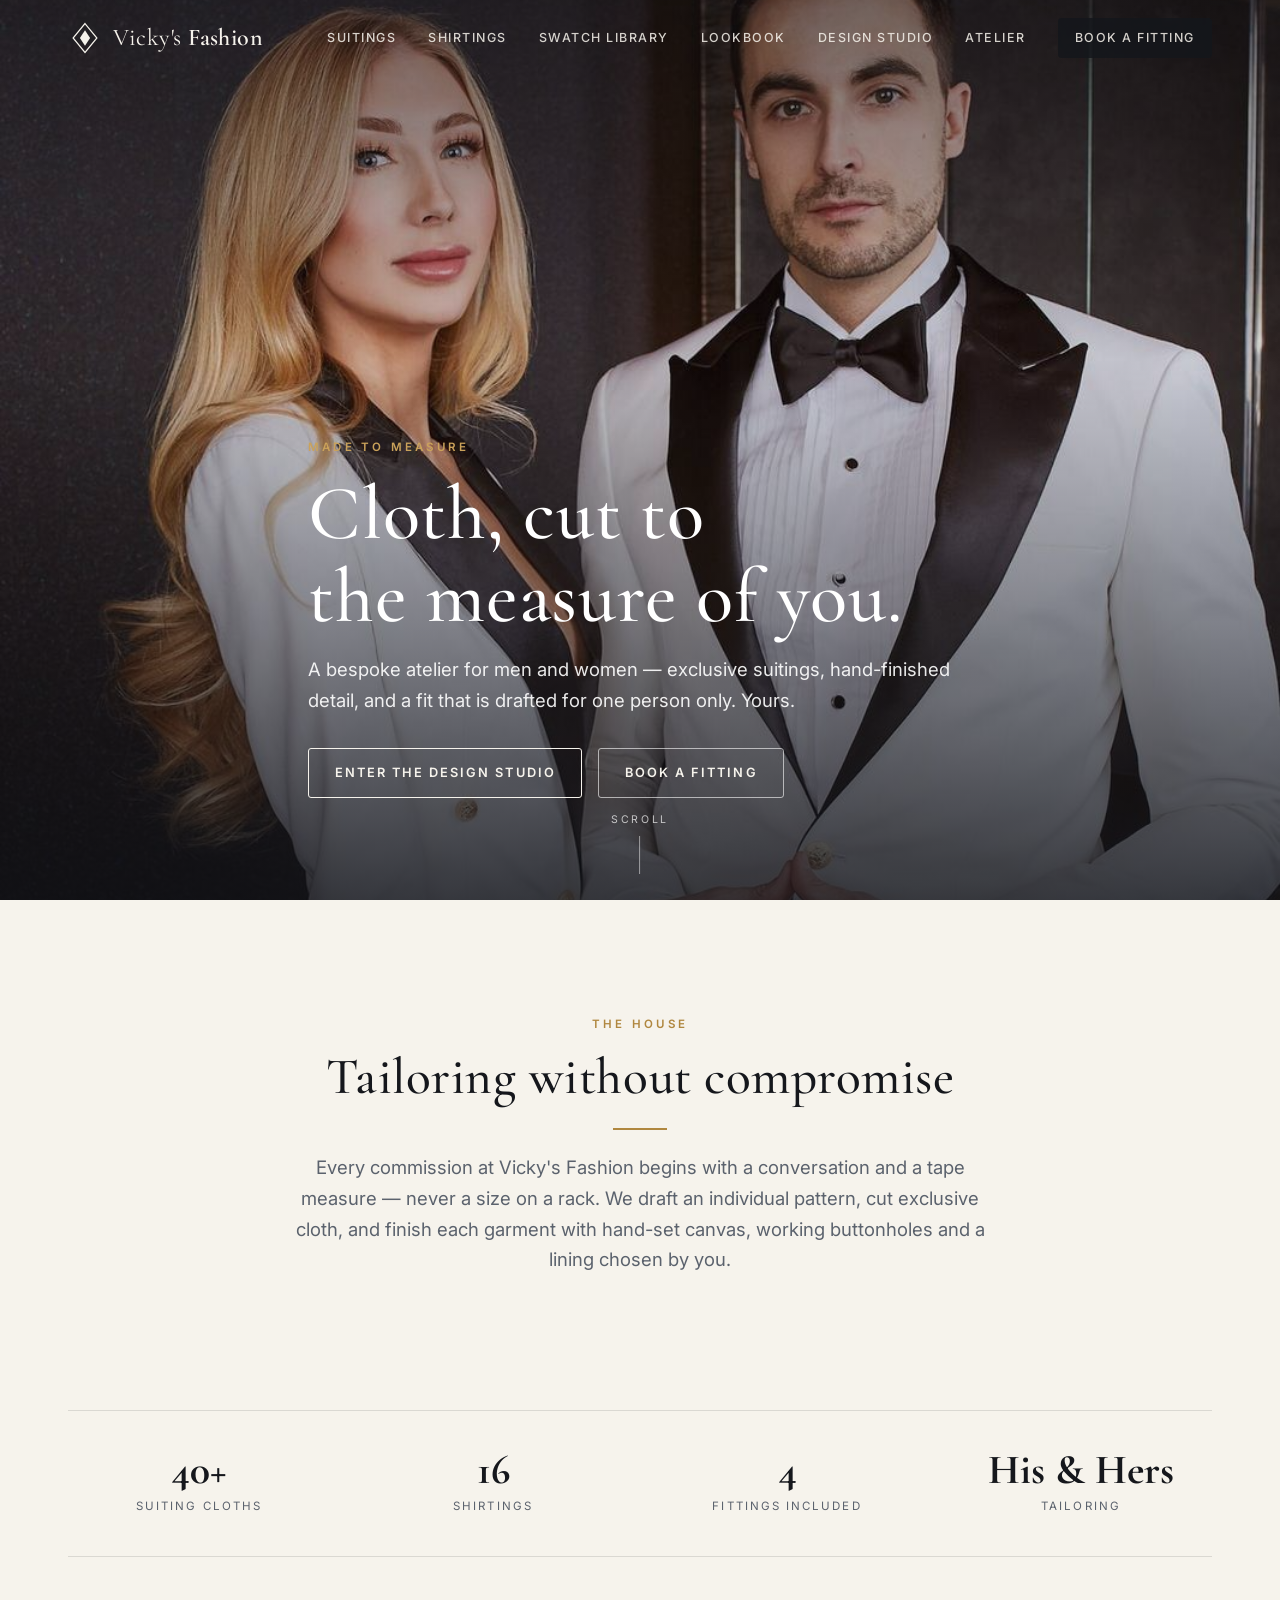
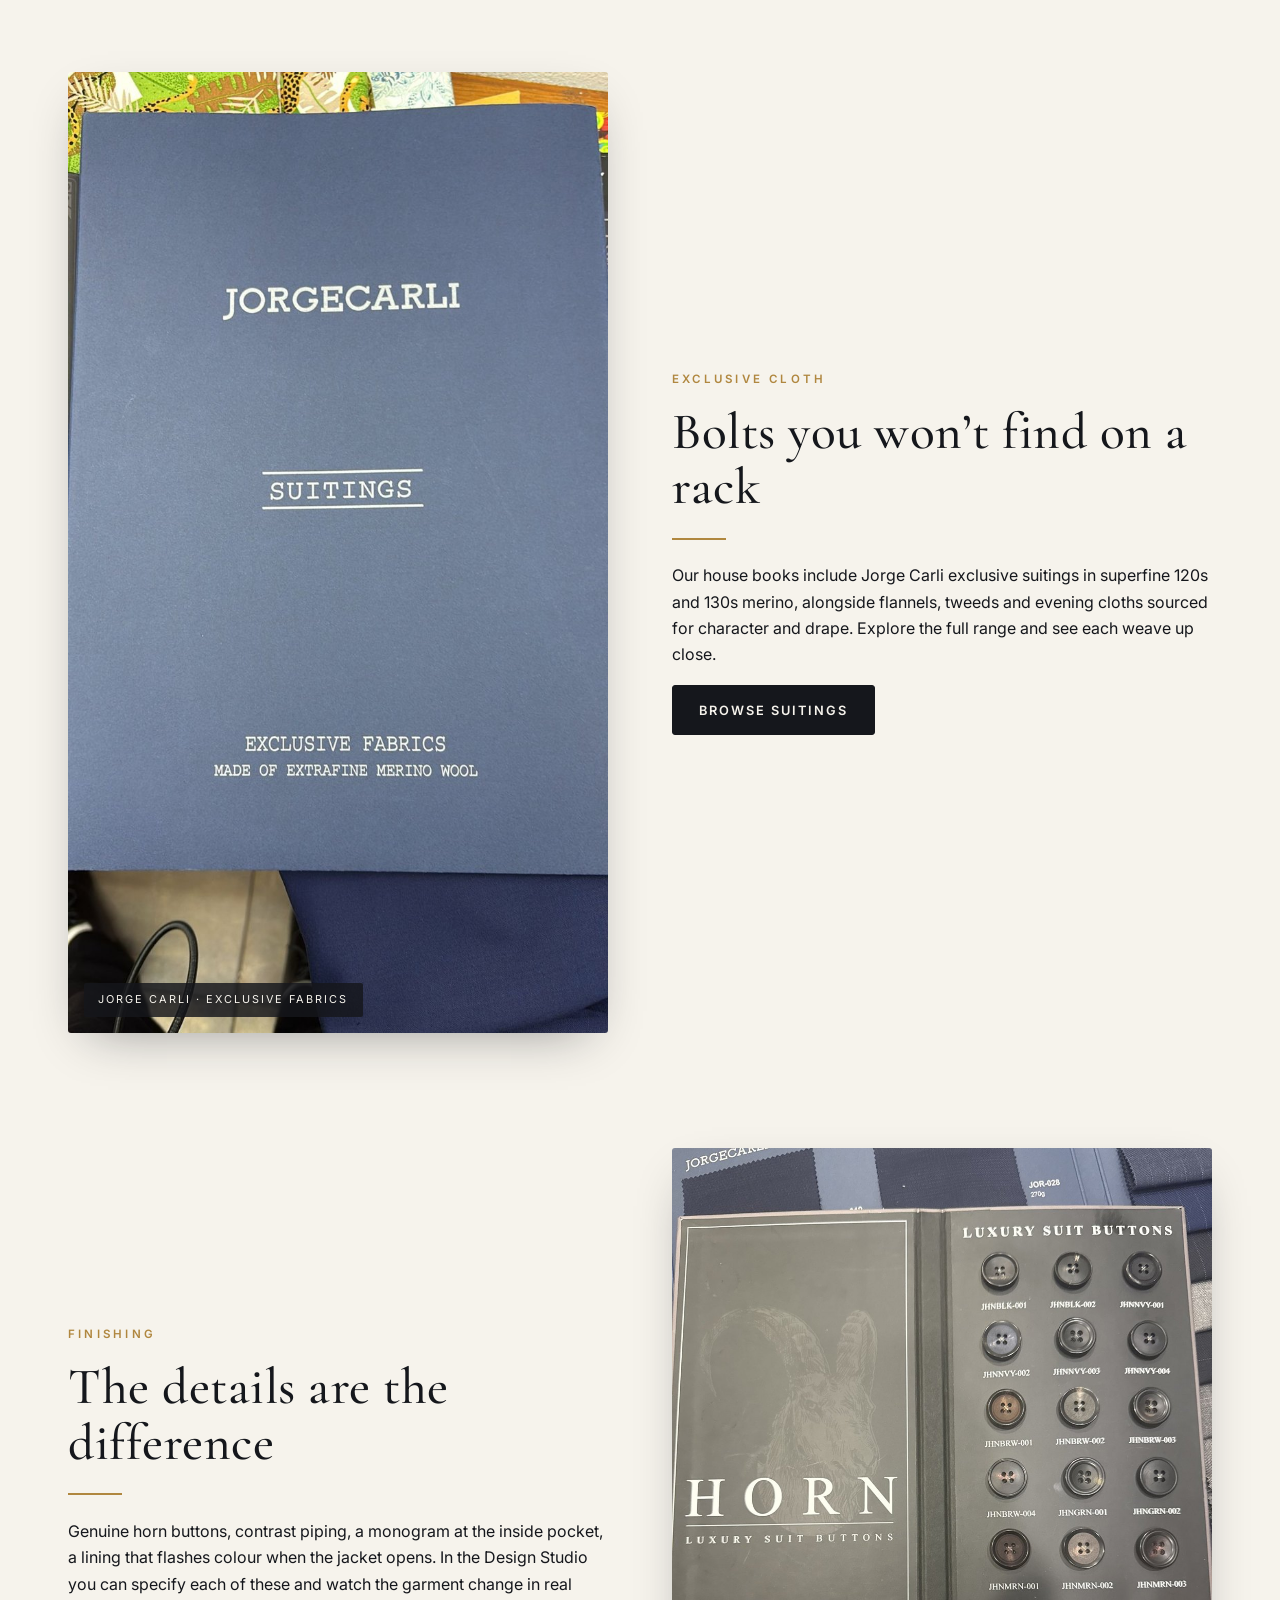
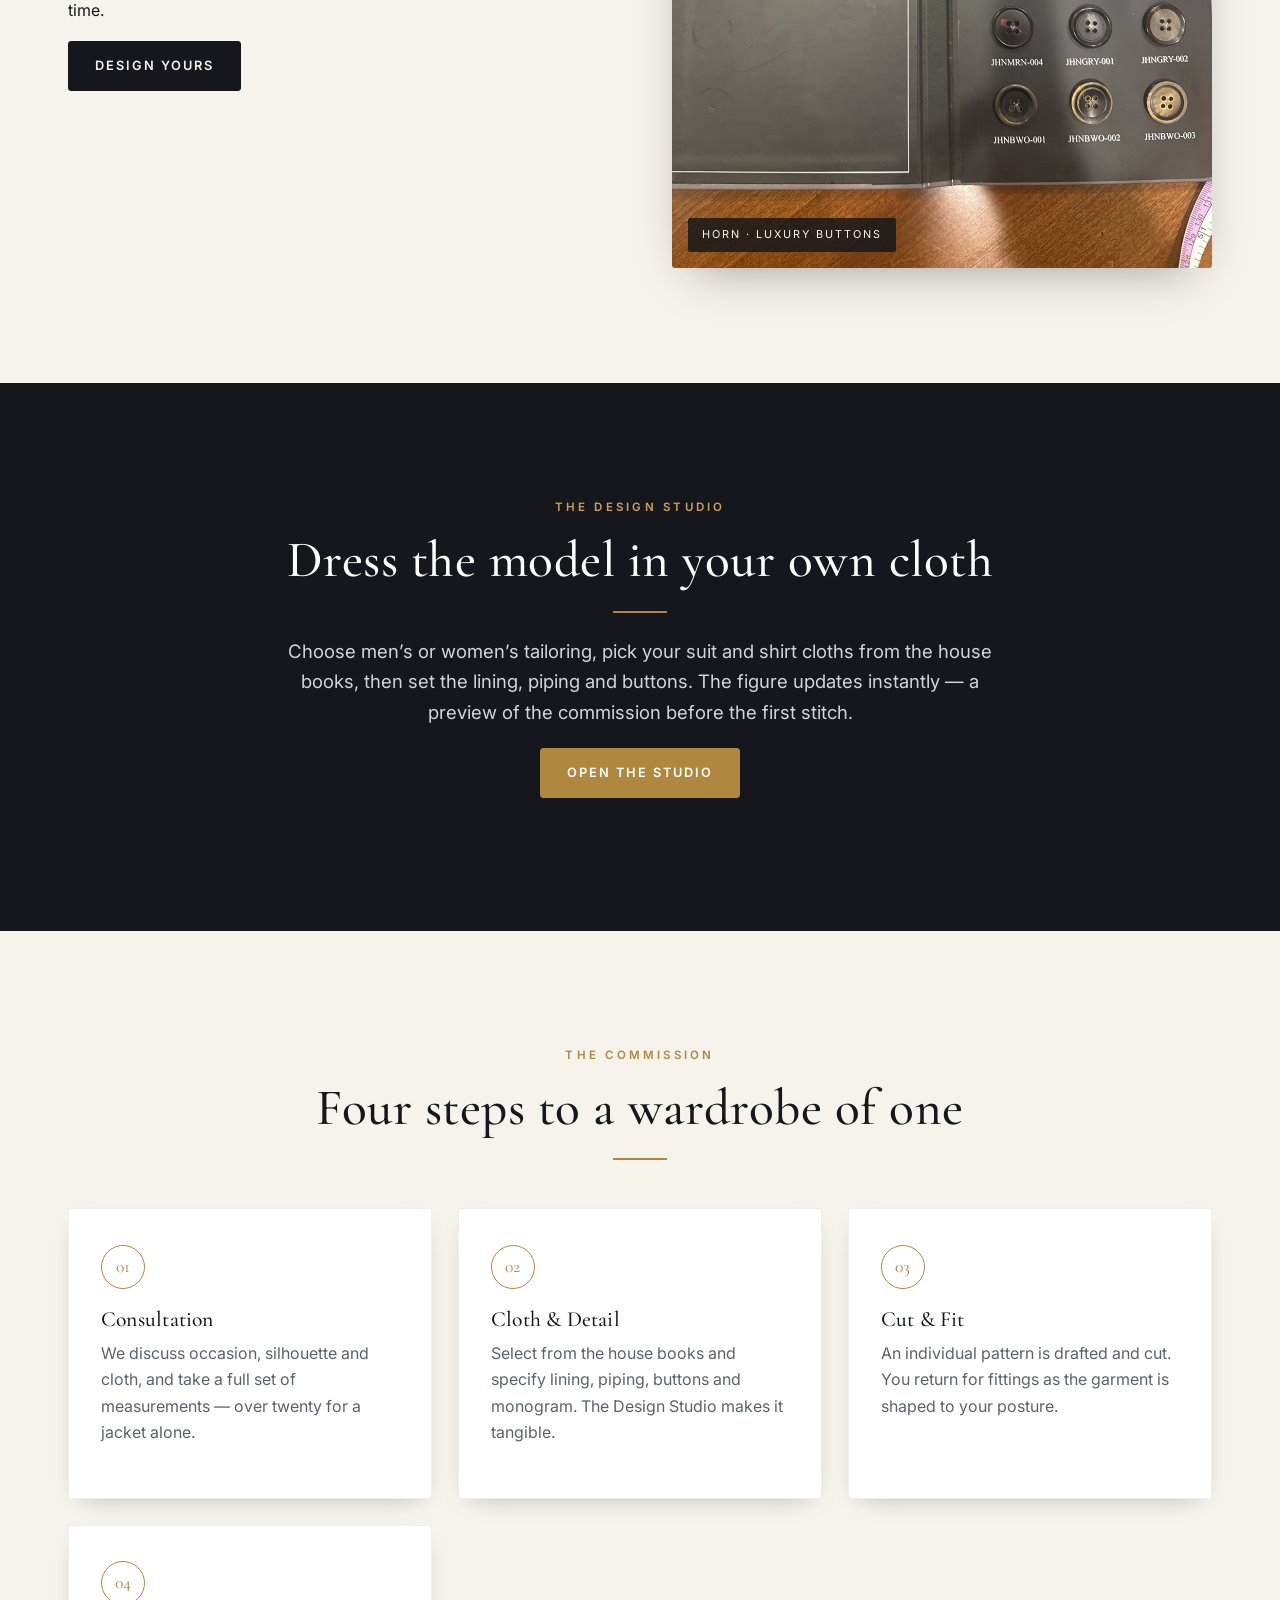
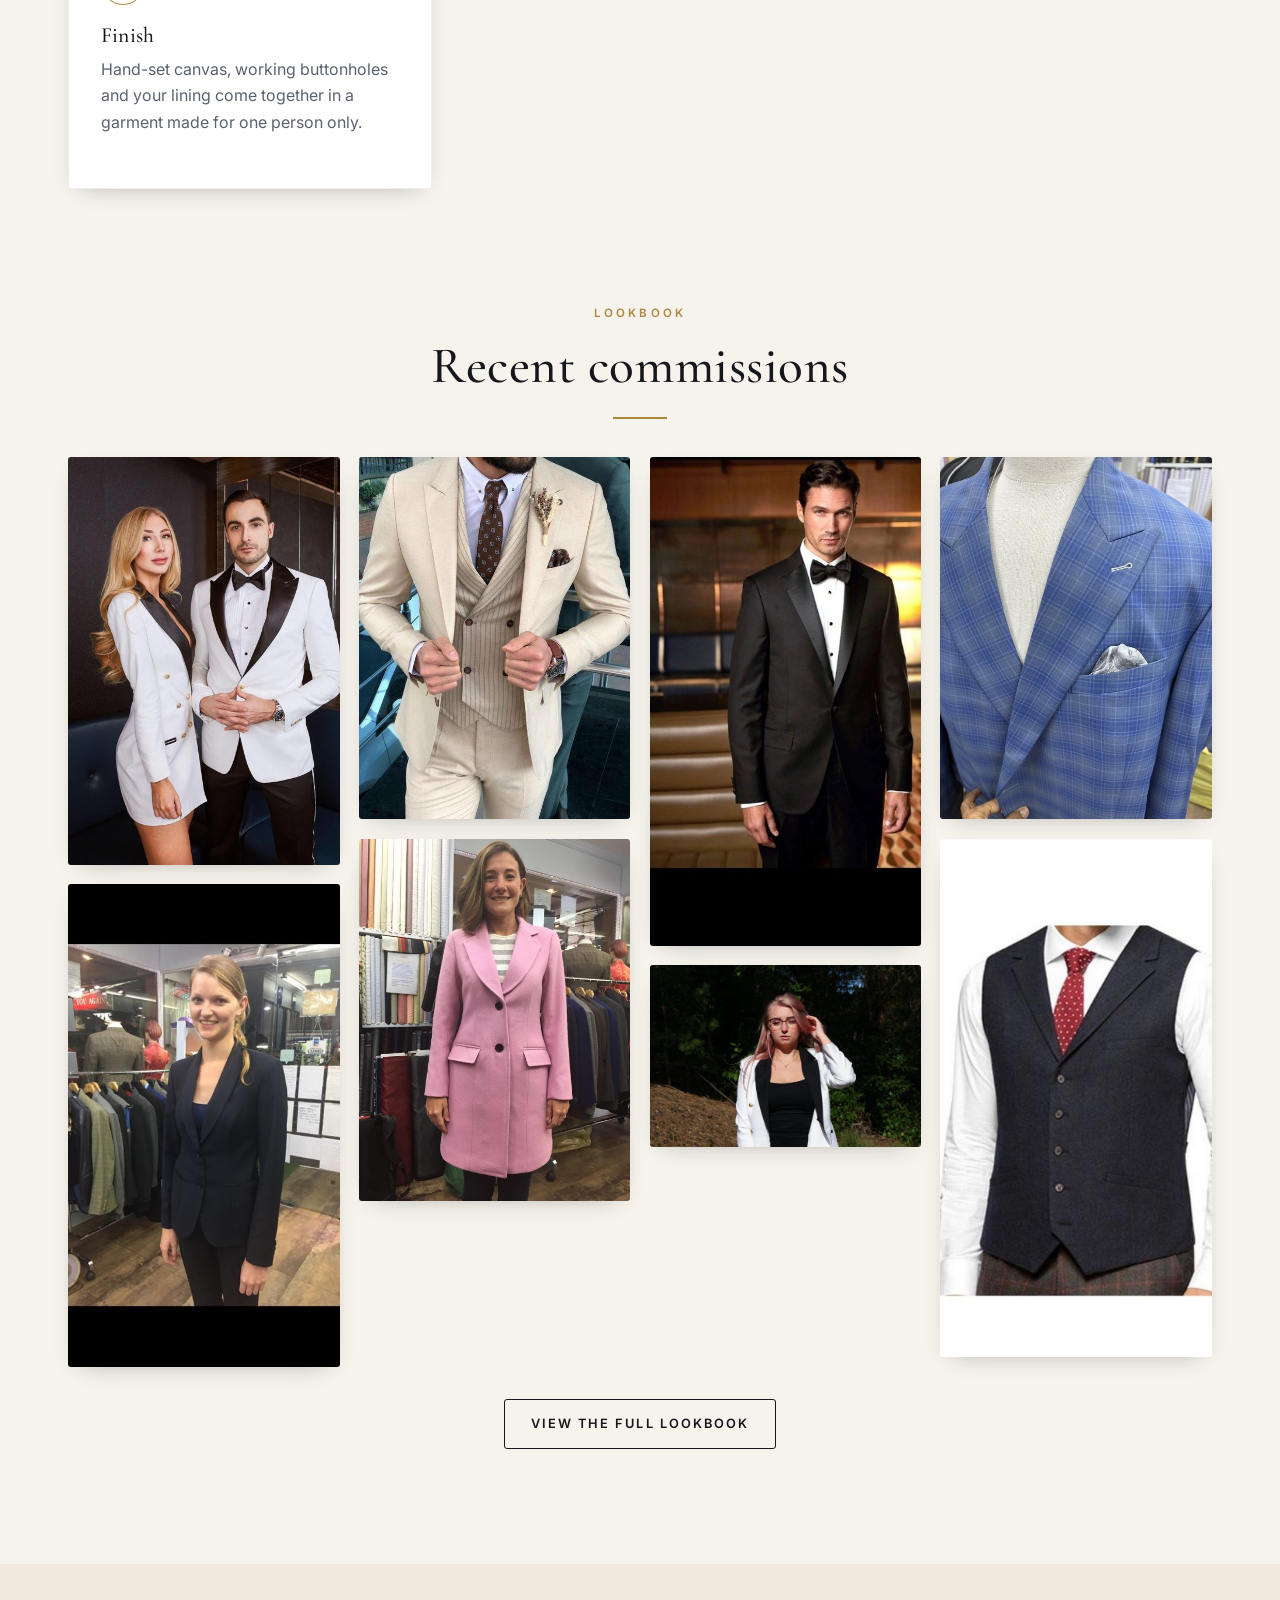
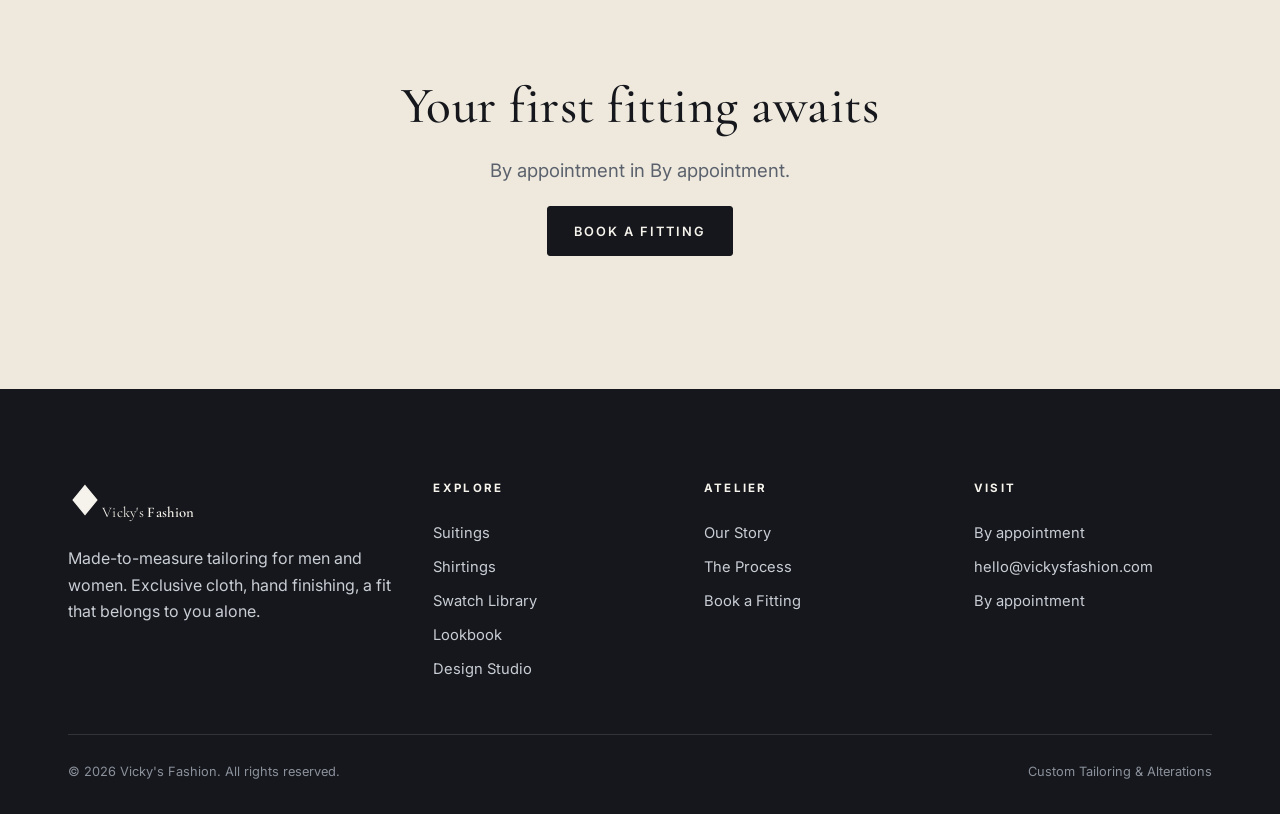
<file: index.html>
<!DOCTYPE html>
<html lang="en">
<head>
<meta charset="UTF-8"/>
<meta name="viewport" content="width=device-width, initial-scale=1"/>
<title>Vicky's Fashion — Custom Tailoring · your city</title>
<meta name="description" content="Vicky's Fashion is a made-to-measure atelier in By appointment. Suits, tuxedos and shirts for men and women, cut from exclusive cloth and finished by hand."/>
<link rel="preconnect" href="https://fonts.googleapis.com"><link rel="preconnect" href="https://fonts.gstatic.com" crossorigin>
<link href="https://fonts.googleapis.com/css2?family=Cormorant+Garamond:wght@400;500;600&family=Inter:wght@400;500;600&display=swap" rel="stylesheet">
<link rel="stylesheet" href="assets/css/style.css?v=20260809"/>
</head>
<body>
<header class="site-header js-scroll">
  <div class="container bar">
    <a class="brand" href="index.html">
      <svg class="mark" viewBox="0 0 40 40" aria-hidden="true"><path d="M20 3 L34 20 L20 37 L6 20 Z" fill="none" stroke="currentColor" stroke-width="1.4"/><path d="M20 11 L26 20 L20 29 L14 20 Z" fill="currentColor"/></svg>
      <span>Vicky's <b>Fashion</b></span>
    </a>
    <button class="nav-toggle" aria-label="Menu"><span></span><span></span><span></span></button>
    <nav class="nav">
      <a href="fabrics-suits.html">Suitings</a>
      <a href="fabrics-shirts.html">Shirtings</a>
      <a href="swatches.html">Swatch Library</a>
      <a href="lookbook.html">Lookbook</a>
      <a href="studio.html">Design Studio</a>
      <a href="about.html">Atelier</a>
      <a class="btn btn--sm" href="contact.html">Book a Fitting</a>
    </nav>
  </div>
</header>

<!-- HERO -->
<section class="hero">
  <div class="hero__bg"><img src="assets/img/hero/hero-couple.jpg" alt="A couple in bespoke ivory tuxedo and tailoring by Vicky's Fashion"/></div>
  <div class="container hero__inner">
    <p class="eyebrow" style="color:var(--brass-2)">Made to Measure</p>
    <h1>Cloth, cut to<br>the measure of you.</h1>
    <p class="lead">A bespoke atelier for men and women — exclusive suitings, hand-finished detail, and a fit that is drafted for one person only. Yours.</p>
    <div class="hero__cta">
      <a class="btn btn--light" href="studio.html">Enter the Design Studio</a>
      <a class="btn btn--light btn--ghost" href="contact.html" style="border-color:rgba(255,255,255,.6)">Book a Fitting</a>
    </div>
  </div>
  <div class="scroll-hint">Scroll</div>
</section>

<!-- INTRO -->
<section class="section">
  <div class="container center">
    <p class="eyebrow reveal">The House</p>
    <h2 class="reveal">Tailoring without compromise</h2>
    <div class="divider reveal"></div>
    <p class="lead reveal">Every commission at Vicky's Fashion begins with a conversation and a tape measure — never a size on a rack. We draft an individual pattern, cut exclusive cloth, and finish each garment with hand-set canvas, working buttonholes and a lining chosen by you.</p>
  </div>
</section>

<!-- STATS -->
<section class="container">
  <div class="stats">
    <div class="stat reveal"><b>40+</b><span>Suiting Cloths</span></div>
    <div class="stat reveal"><b>16</b><span>Shirtings</span></div>
    <div class="stat reveal"><b>4</b><span>Fittings Included</span></div>
    <div class="stat reveal"><b>His &amp; Hers</b><span>Tailoring</span></div>
  </div>
</section>

<!-- SPLIT: exclusive cloth -->
<section class="section">
  <div class="container split">
    <div class="split__media reveal"><img src="assets/img/details/jorge-carli-suitings.jpg" alt="Jorge Carli exclusive suiting cloth"/><span class="tag">Jorge Carli · Exclusive Fabrics</span></div>
    <div class="reveal">
      <p class="eyebrow">Exclusive Cloth</p>
      <h2>Bolts you won’t find on a rack</h2>
      <div class="divider"></div>
      <p>Our house books include Jorge Carli exclusive suitings in superfine 120s and 130s merino, alongside flannels, tweeds and evening cloths sourced for character and drape. Explore the full range and see each weave up close.</p>
      <a class="btn" href="fabrics-suits.html">Browse Suitings</a>
    </div>
  </div>
</section>

<!-- SPLIT: detail (reverse) -->
<section class="section" style="padding-top:0">
  <div class="container split reverse">
    <div class="split__media reveal"><img src="assets/img/details/horn-buttons.jpg" alt="Horn luxury suit buttons"/><span class="tag">Horn · Luxury Buttons</span></div>
    <div class="reveal">
      <p class="eyebrow">Finishing</p>
      <h2>The details are the difference</h2>
      <div class="divider"></div>
      <p>Genuine horn buttons, contrast piping, a monogram at the inside pocket, a lining that flashes colour when the jacket opens. In the Design Studio you can specify each of these and watch the garment change in real time.</p>
      <a class="btn" href="studio.html">Design Yours</a>
    </div>
  </div>
</section>

<!-- STUDIO TEASER -->
<section class="section" style="background:var(--ink);color:var(--paper)">
  <div class="container center">
    <p class="eyebrow reveal" style="color:var(--brass-2)">The Design Studio</p>
    <h2 class="reveal" style="color:#fff">Dress the model in your own cloth</h2>
    <div class="divider reveal"></div>
    <p class="lead reveal" style="color:rgba(255,255,255,.82)">Choose men’s or women’s tailoring, pick your suit and shirt cloths from the house books, then set the lining, piping and buttons. The figure updates instantly — a preview of the commission before the first stitch.</p>
    <p class="reveal"><a class="btn btn--brass" href="studio.html">Open the Studio</a></p>
  </div>
</section>

<!-- PROCESS -->
<section class="section">
  <div class="container">
    <div class="center"><p class="eyebrow reveal">The Commission</p><h2 class="reveal">Four steps to a wardrobe of one</h2><div class="divider reveal" style="margin-inline:auto"></div></div>
    <div class="cards" style="margin-top:3rem">
      <div class="card reveal"><div class="num">01</div><h3>Consultation</h3><p class="muted">We discuss occasion, silhouette and cloth, and take a full set of measurements — over twenty for a jacket alone.</p></div>
      <div class="card reveal"><div class="num">02</div><h3>Cloth &amp; Detail</h3><p class="muted">Select from the house books and specify lining, piping, buttons and monogram. The Design Studio makes it tangible.</p></div>
      <div class="card reveal"><div class="num">03</div><h3>Cut &amp; Fit</h3><p class="muted">An individual pattern is drafted and cut. You return for fittings as the garment is shaped to your posture.</p></div>
      <div class="card reveal"><div class="num">04</div><h3>Finish</h3><p class="muted">Hand-set canvas, working buttonholes and your lining come together in a garment made for one person only.</p></div>
    </div>
  </div>
</section>

<!-- LOOKBOOK TEASER -->
<section class="section" style="padding-top:0">
  <div class="container">
    <div class="center"><p class="eyebrow reveal">Lookbook</p><h2 class="reveal">Recent commissions</h2><div class="divider reveal" style="margin-inline:auto"></div></div>
  </div>
  <div class="container" style="margin-top:2.4rem">
    <div class="masonry" style="columns:4">
      <div class="shot reveal" data-lightbox data-full="assets/img/lookbook/couple-ivory-tuxedo.jpg"><img src="assets/img/lookbook/couple-ivory-tuxedo_thumb.jpg" alt="Ivory tuxedo and tailoring"/><div class="cap">Ivory Dinner Tailoring</div></div>
      <div class="shot reveal" data-lightbox data-full="assets/img/lookbook/woman-navy-suit.jpg"><img src="assets/img/lookbook/woman-navy-suit_thumb.jpg" alt="Women's navy suit"/><div class="cap">Women’s Navy Suit</div></div>
      <div class="shot reveal" data-lightbox data-full="assets/img/lookbook/man-cream-three-piece.jpg"><img src="assets/img/lookbook/man-cream-three-piece_thumb.jpg" alt="Cream three-piece suit"/><div class="cap">Cream Three-Piece</div></div>
      <div class="shot reveal" data-lightbox data-full="assets/img/lookbook/woman-rose-overcoat.jpg"><img src="assets/img/lookbook/woman-rose-overcoat_thumb.jpg" alt="Rose overcoat"/><div class="cap">Rose Overcoat</div></div>
      <div class="shot reveal" data-lightbox data-full="assets/img/lookbook/man-black-tuxedo.jpg"><img src="assets/img/lookbook/man-black-tuxedo_thumb.jpg" alt="Black tuxedo"/><div class="cap">Classic Black Tie</div></div>
      <div class="shot reveal" data-lightbox data-full="assets/img/lookbook/woman-ivory-blazer.jpg"><img src="assets/img/lookbook/woman-ivory-blazer_thumb.jpg" alt="Ivory blazer"/><div class="cap">Ivory Blazer</div></div>
      <div class="shot reveal" data-lightbox data-full="assets/img/lookbook/man-blue-windowpane.jpg"><img src="assets/img/lookbook/man-blue-windowpane_thumb.jpg" alt="Blue windowpane jacket"/><div class="cap">Cobalt Windowpane</div></div>
      <div class="shot reveal" data-lightbox data-full="assets/img/lookbook/man-navy-waistcoat.jpg"><img src="assets/img/lookbook/man-navy-waistcoat_thumb.jpg" alt="Navy waistcoat"/><div class="cap">Odd Waistcoat</div></div>
    </div>
    <div class="center" style="margin-top:2rem"><a class="btn btn--ghost" href="lookbook.html">View the full lookbook</a></div>
  </div>
</section>

<!-- CTA -->
<section class="section" style="background:var(--paper-2)">
  <div class="container center">
    <h2 class="reveal">Your first fitting awaits</h2>
    <p class="lead reveal">By appointment in By appointment.</p>
    <p class="reveal"><a class="btn" href="contact.html">Book a Fitting</a></p>
  </div>
</section>

<footer class="site-footer">
  <div class="container">
    <div class="cols">
      <div>
        <a class="brand" href="index.html"><svg class="mark" viewBox="0 0 40 40" aria-hidden="true"><path d="M20 3 L34 20 L20 37 L6 20 Z" fill="none" stroke="currentColor" stroke-width="1.4"/><path d="M20 11 L26 20 L20 29 L14 20 Z" fill="currentColor"/></svg><span>Vicky's <b>Fashion</b></span></a>
        <p style="max-width:34ch">Made-to-measure tailoring for men and women. Exclusive cloth, hand finishing, a fit that belongs to you alone.</p>
      </div>
      <div><h5>Explore</h5><a href="fabrics-suits.html">Suitings</a><a href="fabrics-shirts.html">Shirtings</a><a href="swatches.html">Swatch Library</a><a href="lookbook.html">Lookbook</a><a href="studio.html">Design Studio</a></div>
      <div><h5>Atelier</h5><a href="about.html">Our Story</a><a href="about.html#process">The Process</a><a href="contact.html">Book a Fitting</a></div>
      <div><h5>Visit</h5><a href="#">By appointment</a><a href="mailto:hello@vickysfashion.com">hello@vickysfashion.com</a><a href="#">By appointment</a></div>
    </div>
    <div class="foot-bottom">
      <span>© <span data-year></span> Vicky's Fashion. All rights reserved.</span>
      <span>Custom Tailoring &amp; Alterations</span>
    </div>
  </div>
</footer>

<script src="assets/js/fabrics-data.js?v=20260809"></script>
<script src="assets/js/pattern.js?v=20260809"></script>
<script src="assets/js/site.js?v=20260809"></script>
</body>
</html>
</file>
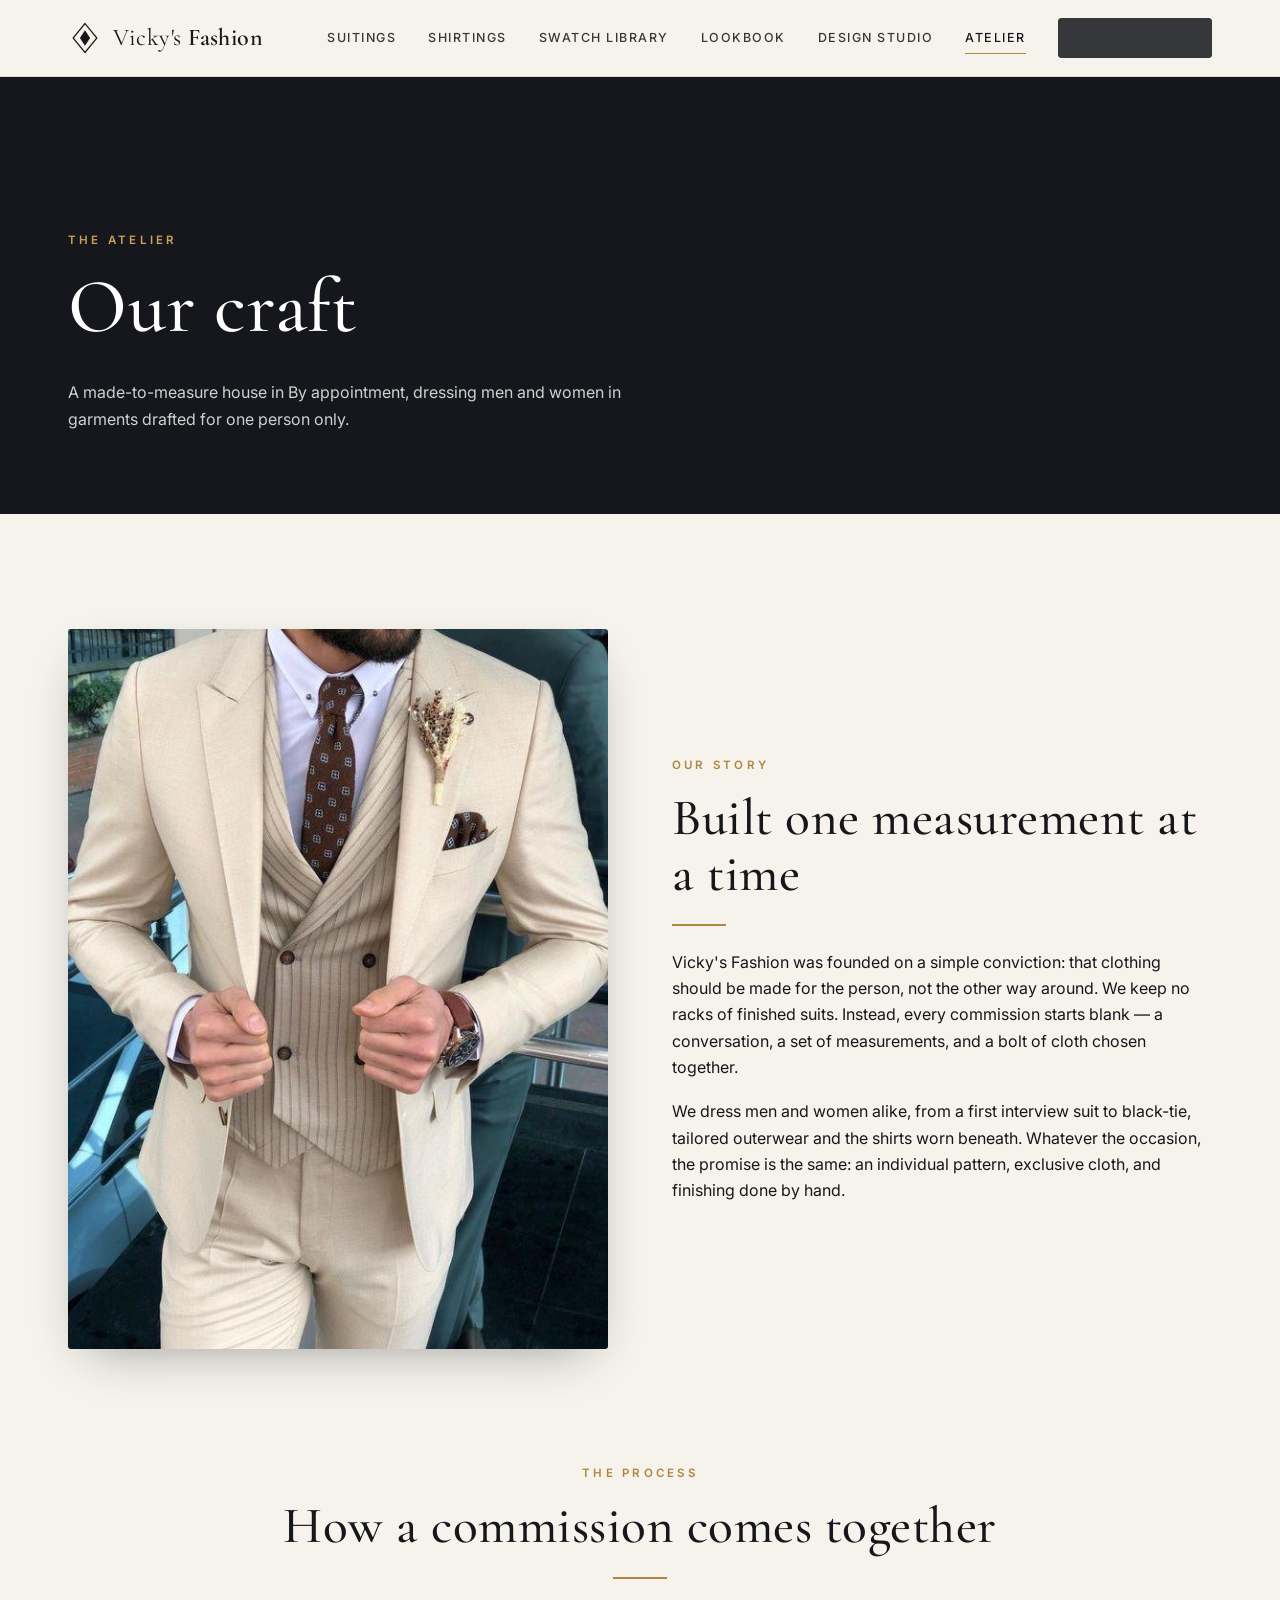
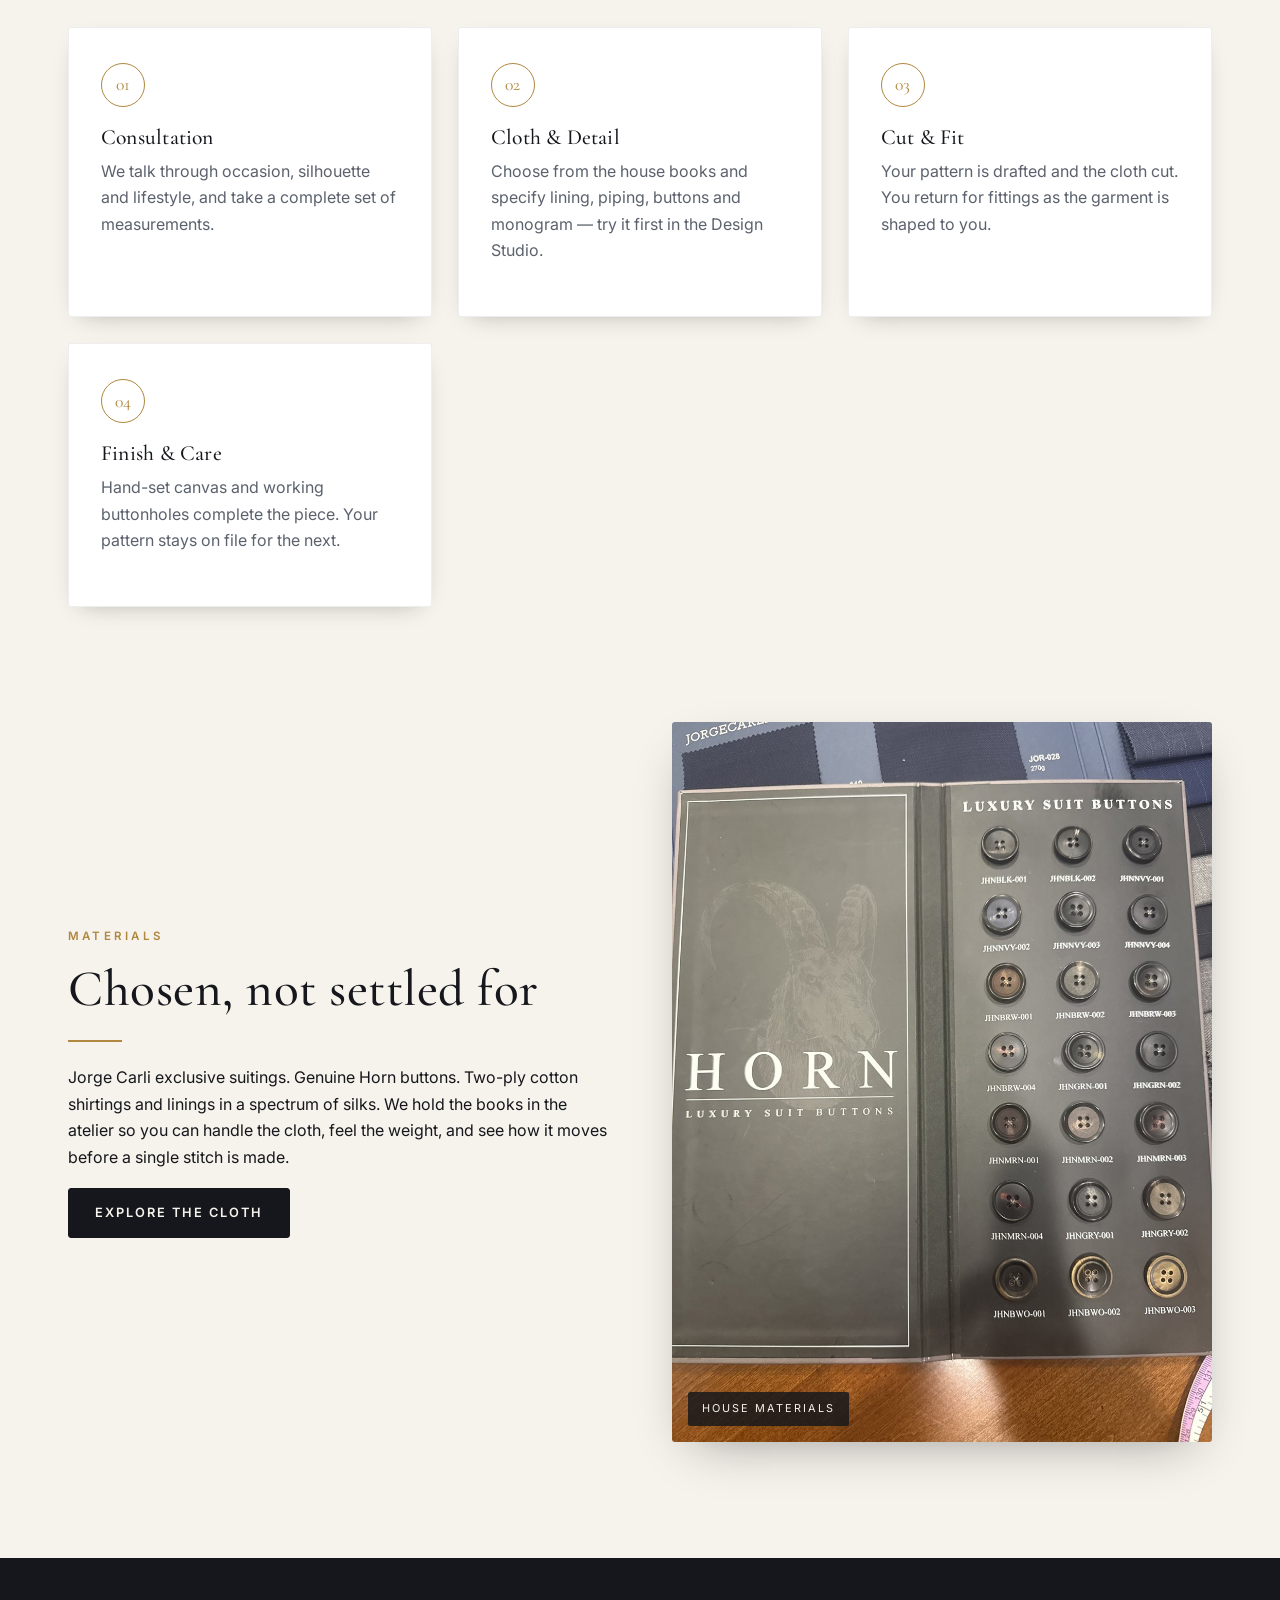
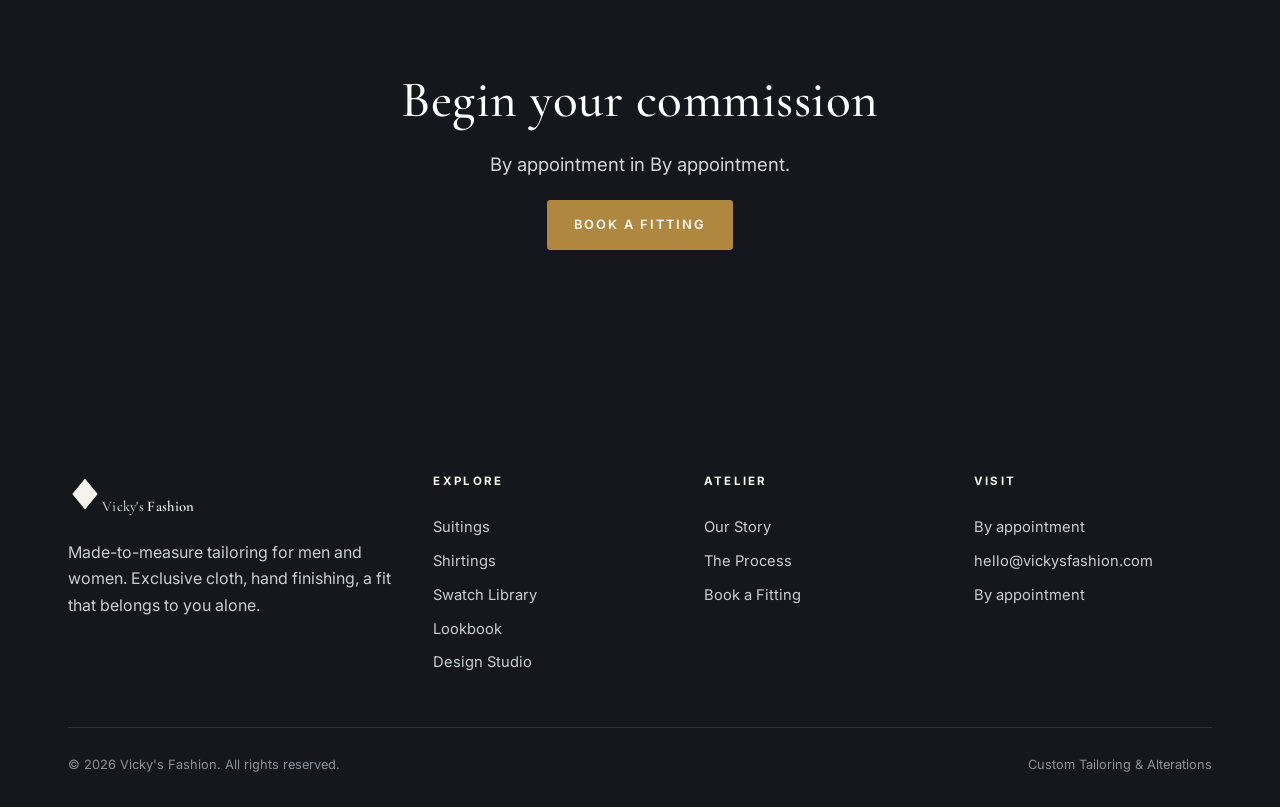
<file: about.html>
<!DOCTYPE html>
<html lang="en">
<head>
<meta charset="UTF-8"/>
<meta name="viewport" content="width=device-width, initial-scale=1"/>
<title>The Atelier — Vicky's Fashion</title>
<meta name="description" content="Vicky's Fashion is a made-to-measure atelier in By appointment, tailoring for men and women with exclusive cloth and hand finishing."/>
<link rel="preconnect" href="https://fonts.googleapis.com"><link rel="preconnect" href="https://fonts.gstatic.com" crossorigin>
<link href="https://fonts.googleapis.com/css2?family=Cormorant+Garamond:wght@400;500;600&family=Inter:wght@400;500;600&display=swap" rel="stylesheet">
<link rel="stylesheet" href="assets/css/style.css?v=20260809"/>
</head>
<body>
<header class="site-header solid">
  <div class="container bar">
    <a class="brand" href="index.html"><svg class="mark" viewBox="0 0 40 40" aria-hidden="true"><path d="M20 3 L34 20 L20 37 L6 20 Z" fill="none" stroke="currentColor" stroke-width="1.4"/><path d="M20 11 L26 20 L20 29 L14 20 Z" fill="currentColor"/></svg><span>Vicky's <b>Fashion</b></span></a>
    <button class="nav-toggle" aria-label="Menu"><span></span><span></span><span></span></button>
    <nav class="nav">
      <a href="fabrics-suits.html">Suitings</a>
      <a href="fabrics-shirts.html">Shirtings</a>
      <a href="swatches.html">Swatch Library</a>
      <a href="lookbook.html">Lookbook</a>
      <a href="studio.html">Design Studio</a>
      <a href="about.html" class="active">Atelier</a>
      <a class="btn btn--sm" href="contact.html">Book a Fitting</a>
    </nav>
  </div>
</header>

<section class="page-hero">
  <div class="container">
    <p class="eyebrow">The Atelier</p>
    <h1>Our craft</h1>
    <p>A made-to-measure house in By appointment, dressing men and women in garments drafted for one person only.</p>
  </div>
</section>

<section class="section">
  <div class="container split">
    <div class="split__media reveal"><img src="assets/img/lookbook/man-cream-three-piece.jpg" alt="Cream three-piece commission"/></div>
    <div class="reveal">
      <p class="eyebrow">Our Story</p>
      <h2>Built one measurement at a time</h2>
      <div class="divider"></div>
      <p>Vicky's Fashion was founded on a simple conviction: that clothing should be made for the person, not the other way around. We keep no racks of finished suits. Instead, every commission starts blank — a conversation, a set of measurements, and a bolt of cloth chosen together.</p>
      <p>We dress men and women alike, from a first interview suit to black-tie, tailored outerwear and the shirts worn beneath. Whatever the occasion, the promise is the same: an individual pattern, exclusive cloth, and finishing done by hand.</p>
    </div>
  </div>
</section>

<section class="section" id="process" style="padding-top:0">
  <div class="container">
    <div class="center"><p class="eyebrow reveal">The Process</p><h2 class="reveal">How a commission comes together</h2><div class="divider reveal" style="margin-inline:auto"></div></div>
    <div class="cards" style="margin-top:3rem">
      <div class="card reveal"><div class="num">01</div><h3>Consultation</h3><p class="muted">We talk through occasion, silhouette and lifestyle, and take a complete set of measurements.</p></div>
      <div class="card reveal"><div class="num">02</div><h3>Cloth &amp; Detail</h3><p class="muted">Choose from the house books and specify lining, piping, buttons and monogram — try it first in the Design Studio.</p></div>
      <div class="card reveal"><div class="num">03</div><h3>Cut &amp; Fit</h3><p class="muted">Your pattern is drafted and the cloth cut. You return for fittings as the garment is shaped to you.</p></div>
      <div class="card reveal"><div class="num">04</div><h3>Finish &amp; Care</h3><p class="muted">Hand-set canvas and working buttonholes complete the piece. Your pattern stays on file for the next.</p></div>
    </div>
  </div>
</section>

<section class="section" style="padding-top:0">
  <div class="container split reverse">
    <div class="split__media reveal"><img src="assets/img/details/horn-buttons.jpg" alt="Horn luxury buttons and materials"/><span class="tag">House materials</span></div>
    <div class="reveal">
      <p class="eyebrow">Materials</p>
      <h2>Chosen, not settled for</h2>
      <div class="divider"></div>
      <p>Jorge Carli exclusive suitings. Genuine Horn buttons. Two-ply cotton shirtings and linings in a spectrum of silks. We hold the books in the atelier so you can handle the cloth, feel the weight, and see how it moves before a single stitch is made.</p>
      <a class="btn" href="fabrics-suits.html">Explore the Cloth</a>
    </div>
  </div>
</section>

<section class="section" style="background:var(--ink);color:var(--paper)">
  <div class="container center">
    <h2 class="reveal" style="color:#fff">Begin your commission</h2>
    <p class="lead reveal" style="color:rgba(255,255,255,.82)">By appointment in By appointment.</p>
    <p class="reveal"><a class="btn btn--brass" href="contact.html">Book a Fitting</a></p>
  </div>
</section>

<footer class="site-footer">
  <div class="container">
    <div class="cols">
      <div><a class="brand" href="index.html"><svg class="mark" viewBox="0 0 40 40" aria-hidden="true"><path d="M20 3 L34 20 L20 37 L6 20 Z" fill="none" stroke="currentColor" stroke-width="1.4"/><path d="M20 11 L26 20 L20 29 L14 20 Z" fill="currentColor"/></svg><span>Vicky's <b>Fashion</b></span></a><p style="max-width:34ch">Made-to-measure tailoring for men and women. Exclusive cloth, hand finishing, a fit that belongs to you alone.</p></div>
      <div><h5>Explore</h5><a href="fabrics-suits.html">Suitings</a><a href="fabrics-shirts.html">Shirtings</a><a href="swatches.html">Swatch Library</a><a href="lookbook.html">Lookbook</a><a href="studio.html">Design Studio</a></div>
      <div><h5>Atelier</h5><a href="about.html">Our Story</a><a href="about.html#process">The Process</a><a href="contact.html">Book a Fitting</a></div>
      <div><h5>Visit</h5><a href="#">By appointment</a><a href="mailto:hello@vickysfashion.com">hello@vickysfashion.com</a><a href="#">By appointment</a></div>
    </div>
    <div class="foot-bottom"><span>© <span data-year></span> Vicky's Fashion. All rights reserved.</span><span>Custom Tailoring &amp; Alterations</span></div>
  </div>
</footer>

<script src="assets/js/fabrics-data.js?v=20260809"></script>
<script src="assets/js/pattern.js?v=20260809"></script>
<script src="assets/js/site.js?v=20260809"></script>
</body>
</html>
</file>
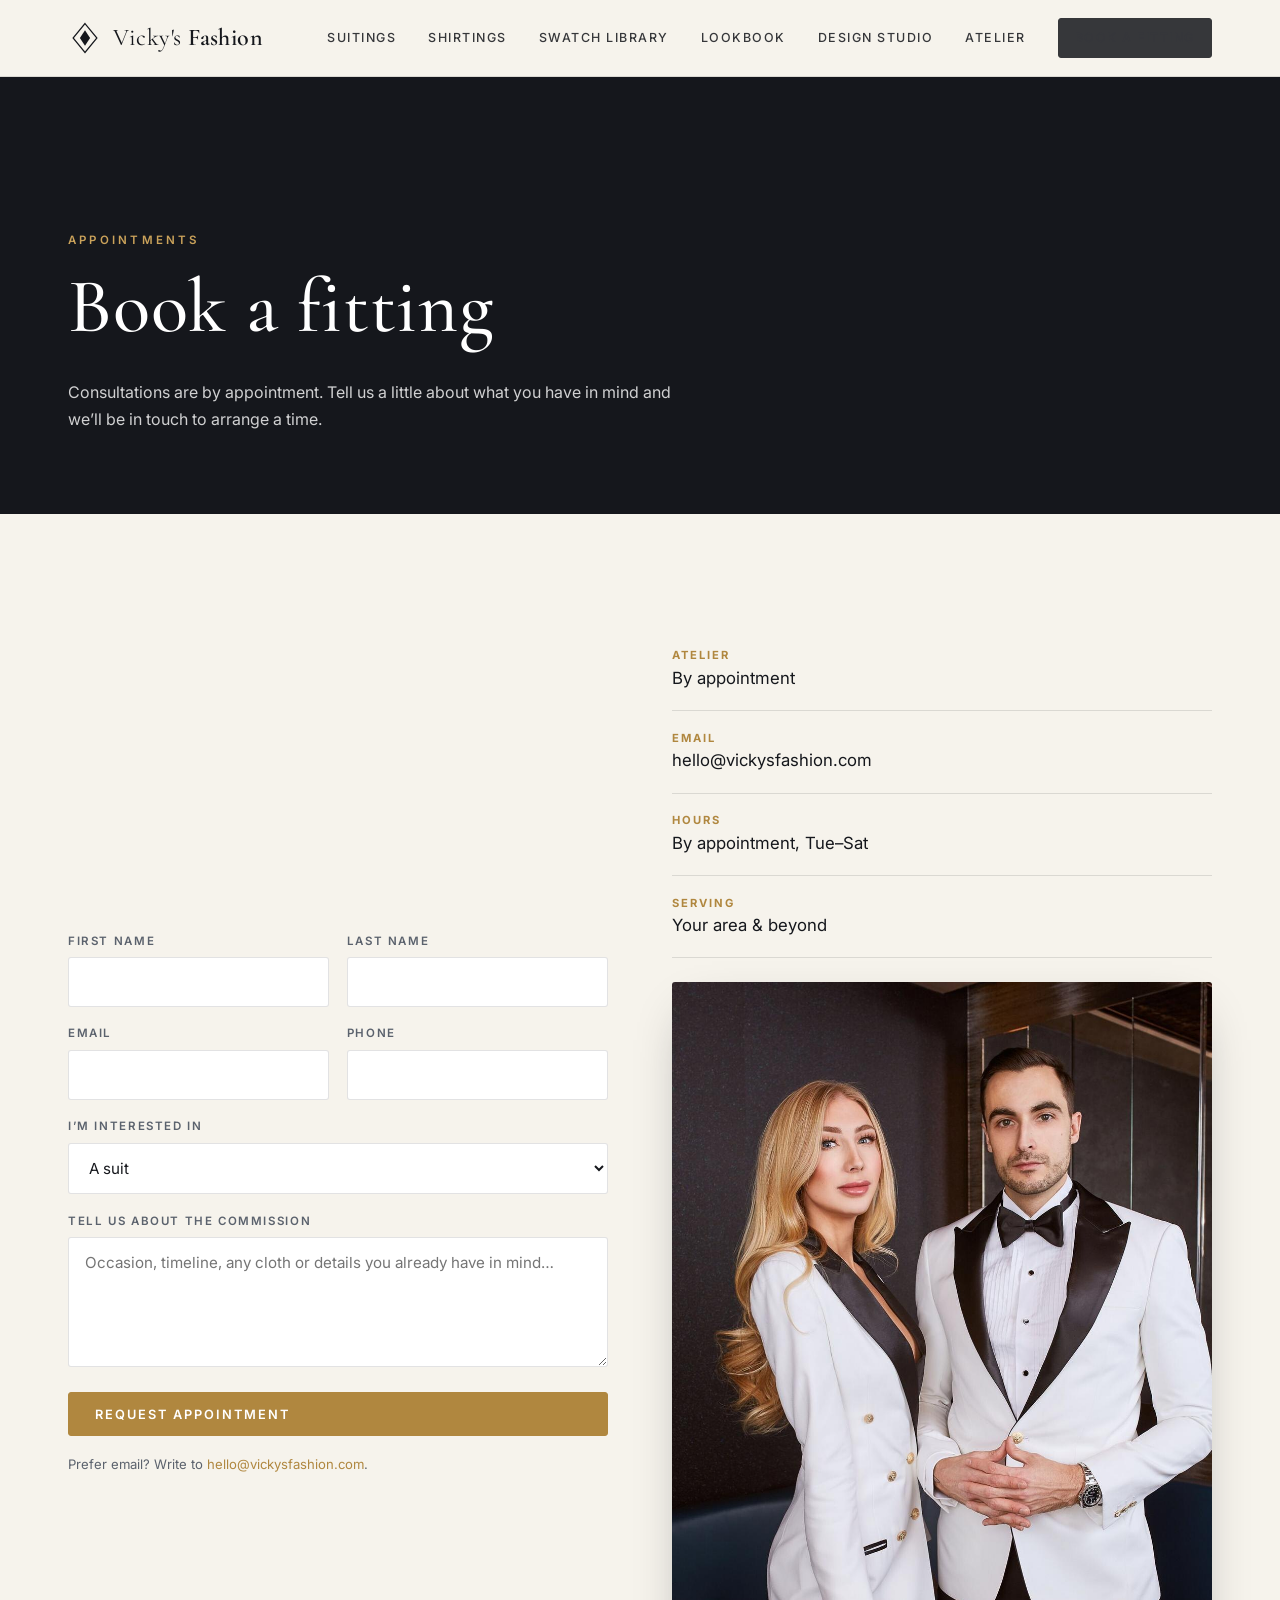
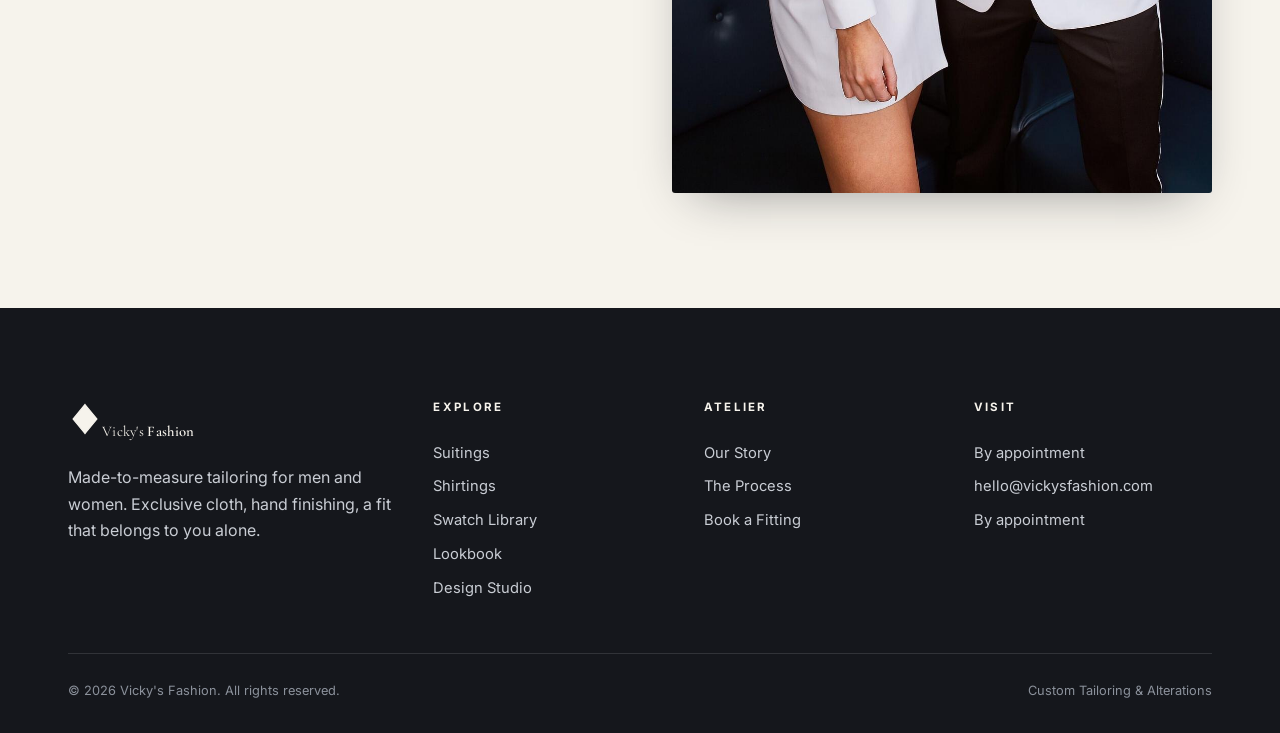
<file: contact.html>
<!DOCTYPE html>
<html lang="en">
<head>
<meta charset="UTF-8"/>
<meta name="viewport" content="width=device-width, initial-scale=1"/>
<title>Book a Fitting — Vicky's Fashion</title>
<meta name="description" content="Book a made-to-measure fitting with Vicky's Fashion in By appointment."/>
<link rel="preconnect" href="https://fonts.googleapis.com"><link rel="preconnect" href="https://fonts.gstatic.com" crossorigin>
<link href="https://fonts.googleapis.com/css2?family=Cormorant+Garamond:wght@400;500;600&family=Inter:wght@400;500;600&display=swap" rel="stylesheet">
<link rel="stylesheet" href="assets/css/style.css?v=20260809"/>
</head>
<body>
<header class="site-header solid">
  <div class="container bar">
    <a class="brand" href="index.html"><svg class="mark" viewBox="0 0 40 40" aria-hidden="true"><path d="M20 3 L34 20 L20 37 L6 20 Z" fill="none" stroke="currentColor" stroke-width="1.4"/><path d="M20 11 L26 20 L20 29 L14 20 Z" fill="currentColor"/></svg><span>Vicky's <b>Fashion</b></span></a>
    <button class="nav-toggle" aria-label="Menu"><span></span><span></span><span></span></button>
    <nav class="nav">
      <a href="fabrics-suits.html">Suitings</a>
      <a href="fabrics-shirts.html">Shirtings</a>
      <a href="swatches.html">Swatch Library</a>
      <a href="lookbook.html">Lookbook</a>
      <a href="studio.html">Design Studio</a>
      <a href="about.html">Atelier</a>
      <a class="btn btn--sm" href="contact.html">Book a Fitting</a>
    </nav>
  </div>
</header>

<section class="page-hero">
  <div class="container">
    <p class="eyebrow">Appointments</p>
    <h1>Book a fitting</h1>
    <p>Consultations are by appointment. Tell us a little about what you have in mind and we’ll be in touch to arrange a time.</p>
  </div>
</section>

<section class="section">
  <div class="container split">
    <div class="reveal">
      <form class="form" action="mailto:hello@vickysfashion.com" method="post" enctype="text/plain" data-form>
        <div class="row">
          <div class="field"><label>First name</label><input name="First name" required></div>
          <div class="field"><label>Last name</label><input name="Last name" required></div>
        </div>
        <div class="row">
          <div class="field"><label>Email</label><input type="email" name="Email" required></div>
          <div class="field"><label>Phone</label><input name="Phone"></div>
        </div>
        <div class="field"><label>I’m interested in</label>
          <select name="Interest">
            <option>A suit</option><option>A tuxedo / black tie</option><option>Women’s tailoring</option>
            <option>Shirts</option><option>Tailored outerwear</option><option>Something else</option>
          </select>
        </div>
        <div class="field"><label>Tell us about the commission</label><textarea name="Details" placeholder="Occasion, timeline, any cloth or details you already have in mind…"></textarea></div>
        <button class="btn btn--brass" type="submit">Request Appointment</button>
        <p class="muted" style="font-size:.82rem">Prefer email? Write to <a href="mailto:hello@vickysfashion.com" style="color:var(--brass)">hello@vickysfashion.com</a>.</p>
      </form>
    </div>
    <div class="reveal">
      <ul class="info-list">
        <li><div class="k">Atelier</div><div class="v">By appointment</div></li>
        <li><div class="k">Email</div><div class="v"><a href="mailto:hello@vickysfashion.com">hello@vickysfashion.com</a></div></li>
        <li><div class="k">Hours</div><div class="v">By appointment, Tue–Sat</div></li>
        <li><div class="k">Serving</div><div class="v">Your area &amp; beyond</div></li>
      </ul>
      <div class="split__media" style="margin-top:1.5rem"><img src="assets/img/lookbook/couple-ivory-tuxedo.jpg" alt="Vicky's Fashion tailoring"></div>
    </div>
  </div>
</section>

<footer class="site-footer">
  <div class="container">
    <div class="cols">
      <div><a class="brand" href="index.html"><svg class="mark" viewBox="0 0 40 40" aria-hidden="true"><path d="M20 3 L34 20 L20 37 L6 20 Z" fill="none" stroke="currentColor" stroke-width="1.4"/><path d="M20 11 L26 20 L20 29 L14 20 Z" fill="currentColor"/></svg><span>Vicky's <b>Fashion</b></span></a><p style="max-width:34ch">Made-to-measure tailoring for men and women. Exclusive cloth, hand finishing, a fit that belongs to you alone.</p></div>
      <div><h5>Explore</h5><a href="fabrics-suits.html">Suitings</a><a href="fabrics-shirts.html">Shirtings</a><a href="swatches.html">Swatch Library</a><a href="lookbook.html">Lookbook</a><a href="studio.html">Design Studio</a></div>
      <div><h5>Atelier</h5><a href="about.html">Our Story</a><a href="about.html#process">The Process</a><a href="contact.html">Book a Fitting</a></div>
      <div><h5>Visit</h5><a href="#">By appointment</a><a href="mailto:hello@vickysfashion.com">hello@vickysfashion.com</a><a href="#">By appointment</a></div>
    </div>
    <div class="foot-bottom"><span>© <span data-year></span> Vicky's Fashion. All rights reserved.</span><span>Custom Tailoring &amp; Alterations</span></div>
  </div>
</footer>

<script src="assets/js/fabrics-data.js?v=20260809"></script>
<script src="assets/js/pattern.js?v=20260809"></script>
<script src="assets/js/site.js?v=20260809"></script>
</body>
</html>
</file>
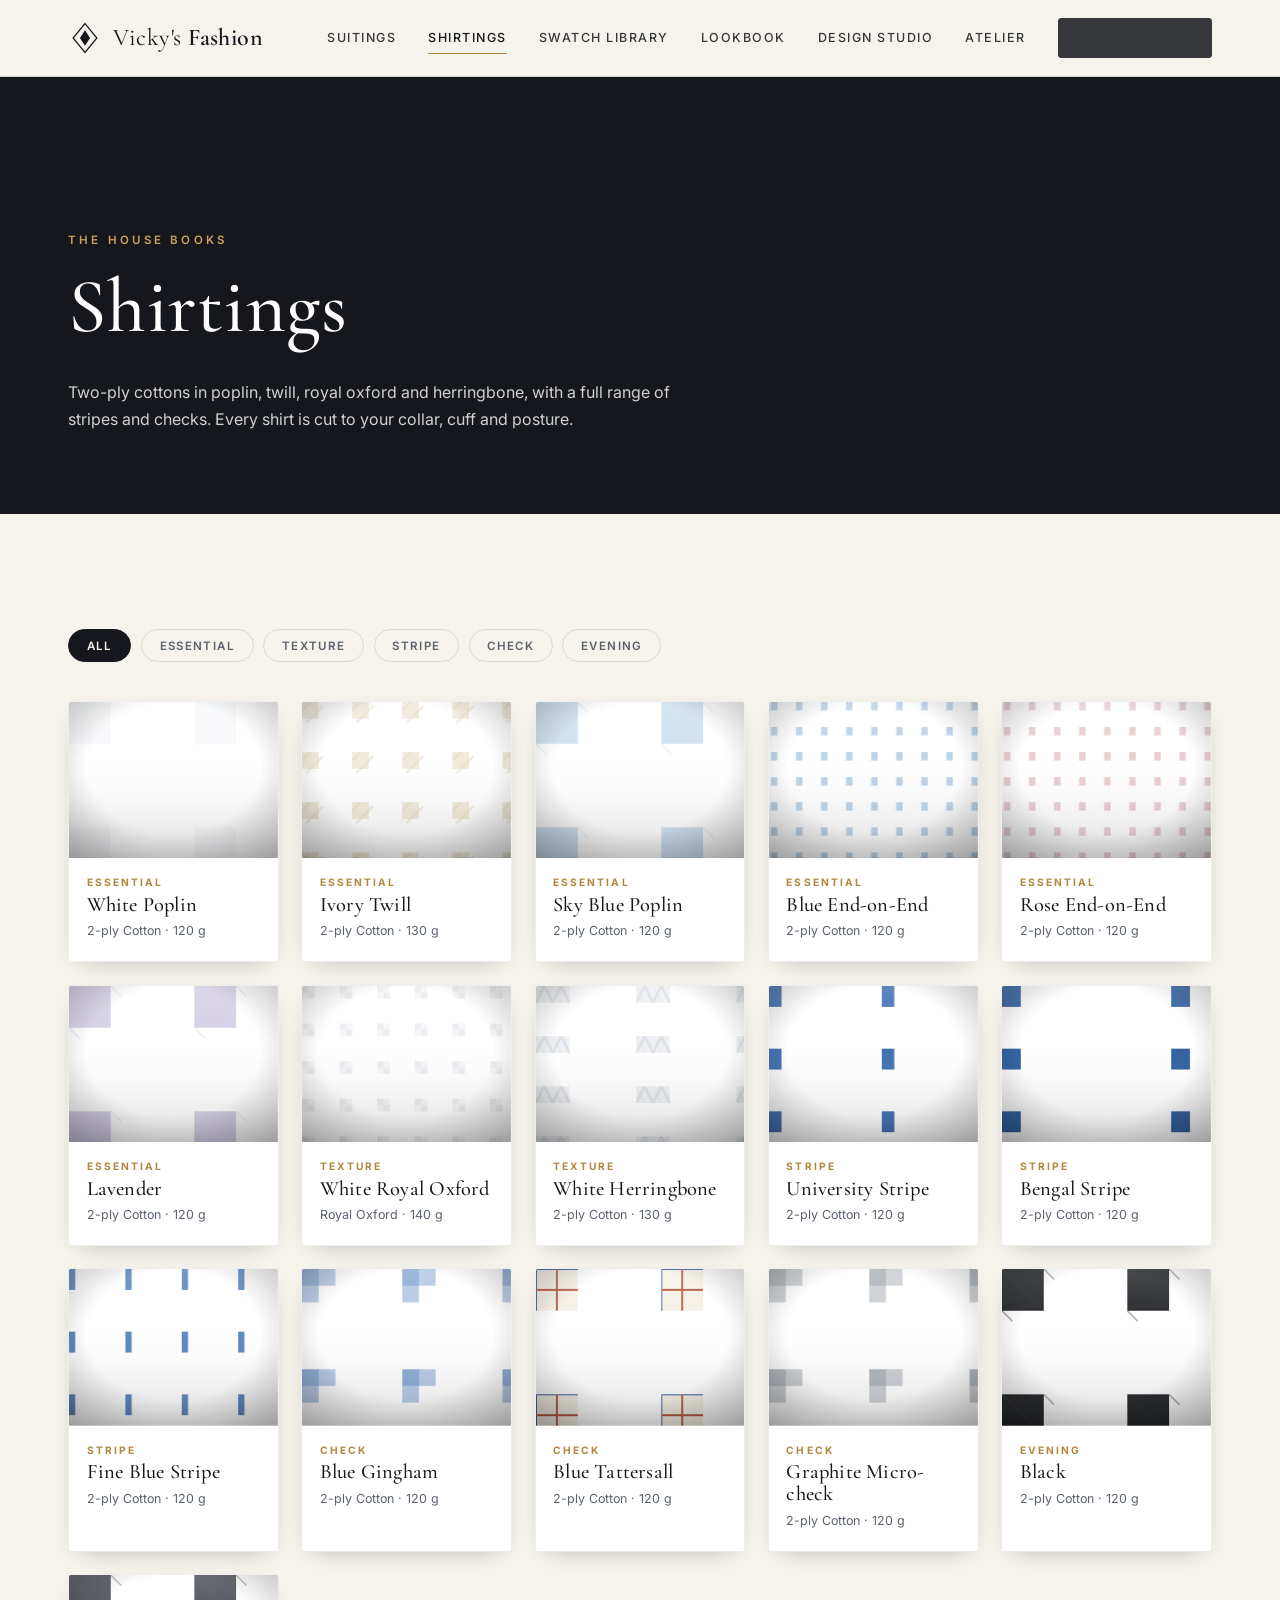
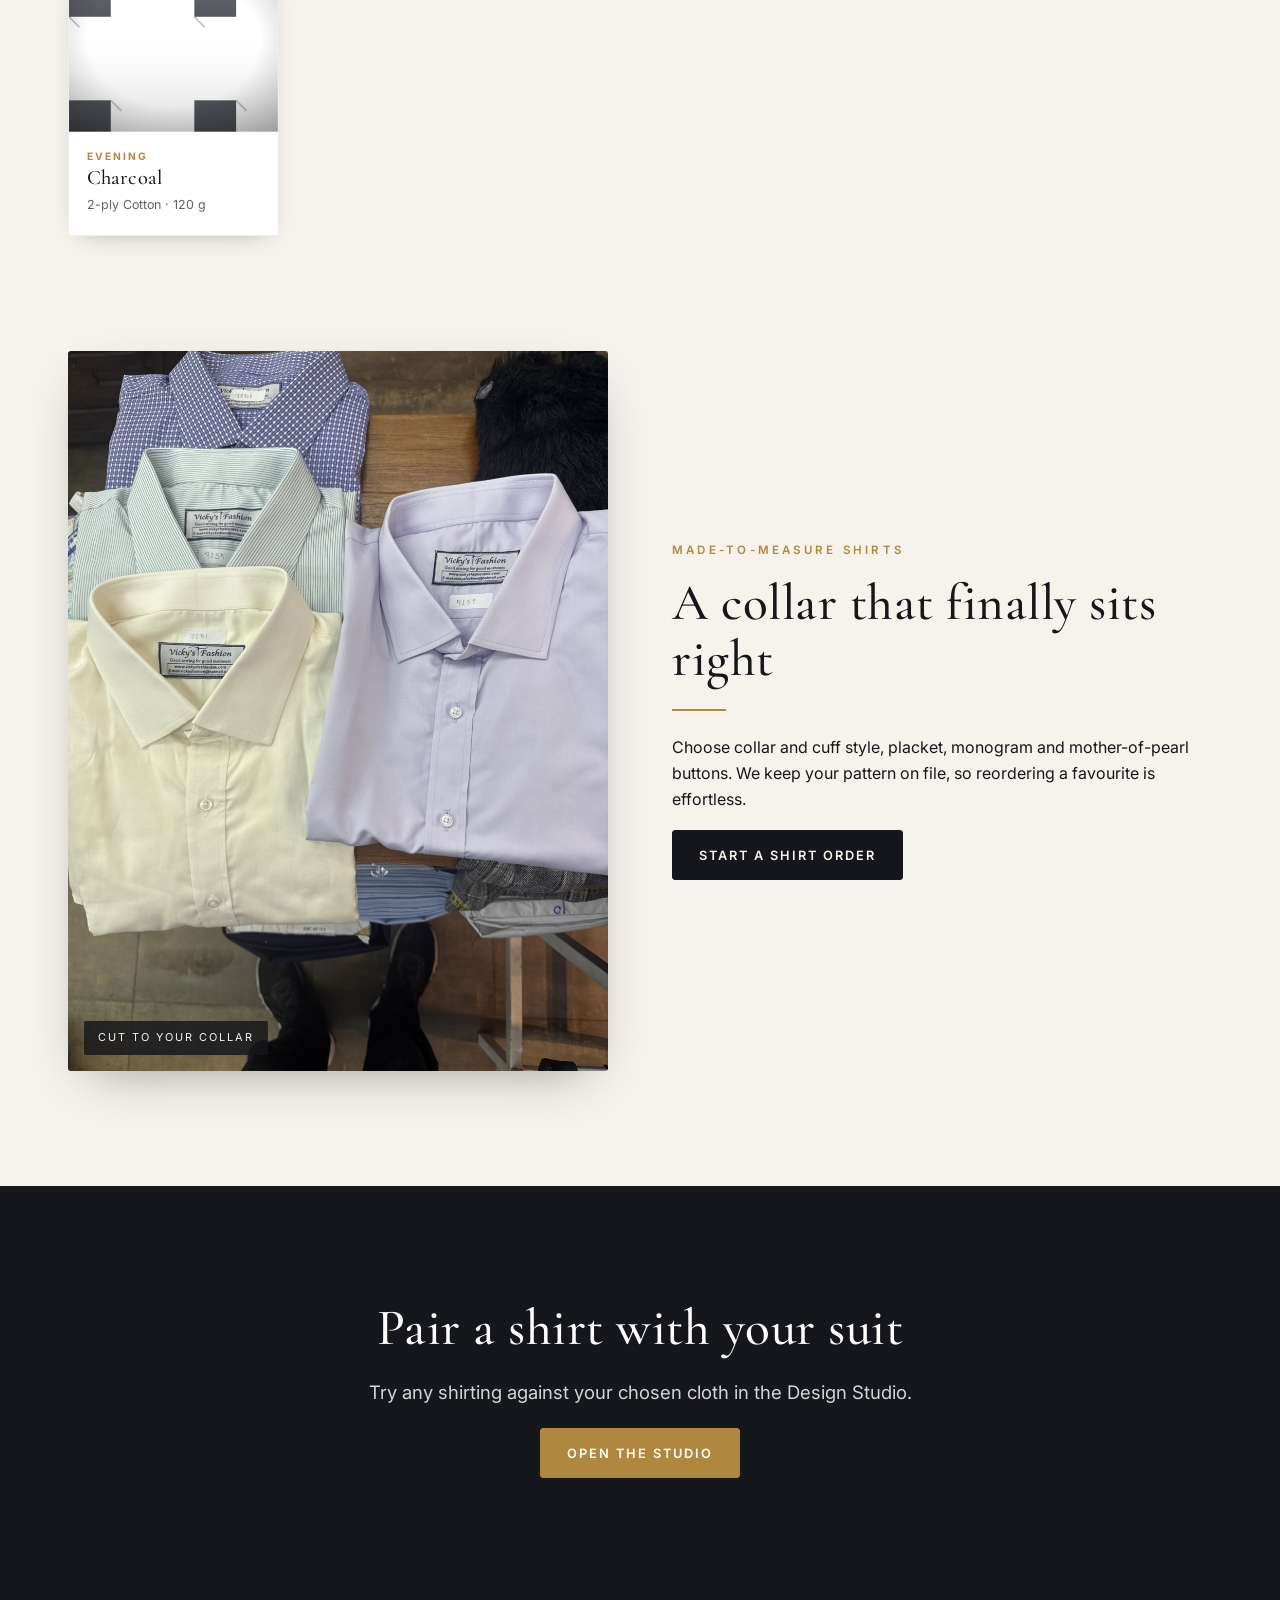
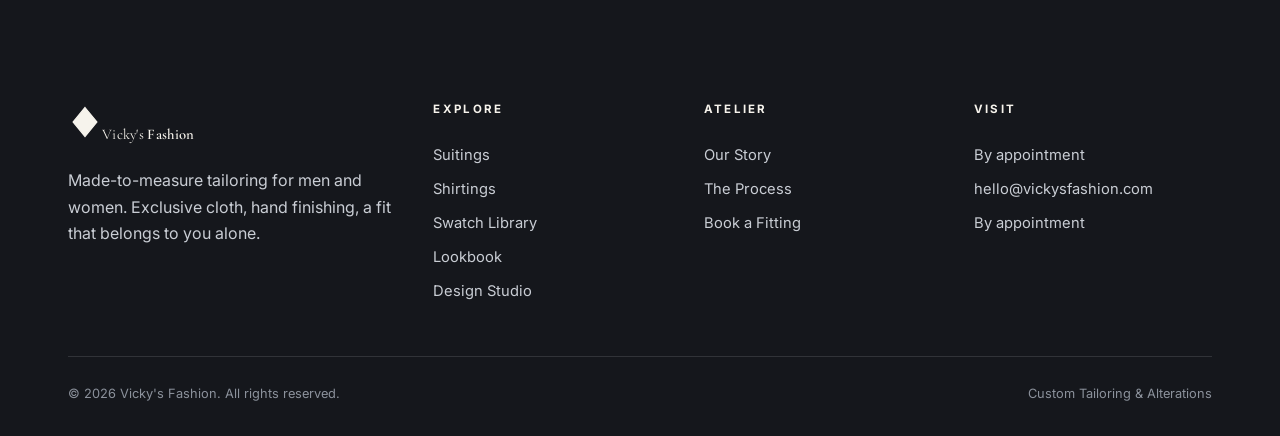
<file: fabrics-shirts.html>
<!DOCTYPE html>
<html lang="en">
<head>
<meta charset="UTF-8"/>
<meta name="viewport" content="width=device-width, initial-scale=1"/>
<title>Shirtings — Vicky's Fashion</title>
<meta name="description" content="The shirting collection at Vicky's Fashion — poplins, twills, oxfords, end-on-end, stripes and checks in two-ply cotton."/>
<link rel="preconnect" href="https://fonts.googleapis.com"><link rel="preconnect" href="https://fonts.gstatic.com" crossorigin>
<link href="https://fonts.googleapis.com/css2?family=Cormorant+Garamond:wght@400;500;600&family=Inter:wght@400;500;600&display=swap" rel="stylesheet">
<link rel="stylesheet" href="assets/css/style.css?v=20260809"/>
</head>
<body>
<header class="site-header solid">
  <div class="container bar">
    <a class="brand" href="index.html"><svg class="mark" viewBox="0 0 40 40" aria-hidden="true"><path d="M20 3 L34 20 L20 37 L6 20 Z" fill="none" stroke="currentColor" stroke-width="1.4"/><path d="M20 11 L26 20 L20 29 L14 20 Z" fill="currentColor"/></svg><span>Vicky's <b>Fashion</b></span></a>
    <button class="nav-toggle" aria-label="Menu"><span></span><span></span><span></span></button>
    <nav class="nav">
      <a href="fabrics-suits.html">Suitings</a>
      <a href="fabrics-shirts.html" class="active">Shirtings</a>
      <a href="swatches.html">Swatch Library</a>
      <a href="lookbook.html">Lookbook</a>
      <a href="studio.html">Design Studio</a>
      <a href="about.html">Atelier</a>
      <a class="btn btn--sm" href="contact.html">Book a Fitting</a>
    </nav>
  </div>
</header>

<section class="page-hero">
  <div class="container">
    <p class="eyebrow">The House Books</p>
    <h1>Shirtings</h1>
    <p>Two-ply cottons in poplin, twill, royal oxford and herringbone, with a full range of stripes and checks. Every shirt is cut to your collar, cuff and posture.</p>
  </div>
</section>

<section class="section">
  <div class="container">
    <div class="filters" data-filters></div>
    <div class="fabric-grid" data-fabric-grid data-source="shirt"></div>
  </div>
</section>

<section class="section" style="padding-top:0">
  <div class="container split">
    <div class="split__media reveal"><img src="assets/img/details/shirts-folded.jpg" alt="Finished made-to-measure shirts"/><span class="tag">Cut to your collar</span></div>
    <div class="reveal">
      <p class="eyebrow">Made-to-measure Shirts</p>
      <h2>A collar that finally sits right</h2>
      <div class="divider"></div>
      <p>Choose collar and cuff style, placket, monogram and mother-of-pearl buttons. We keep your pattern on file, so reordering a favourite is effortless.</p>
      <a class="btn" href="contact.html">Start a Shirt Order</a>
    </div>
  </div>
</section>

<section class="section" style="background:var(--ink);color:var(--paper)">
  <div class="container center">
    <h2 class="reveal" style="color:#fff">Pair a shirt with your suit</h2>
    <p class="lead reveal" style="color:rgba(255,255,255,.82)">Try any shirting against your chosen cloth in the Design Studio.</p>
    <p class="reveal"><a class="btn btn--brass" href="studio.html">Open the Studio</a></p>
  </div>
</section>

<footer class="site-footer">
  <div class="container">
    <div class="cols">
      <div><a class="brand" href="index.html"><svg class="mark" viewBox="0 0 40 40" aria-hidden="true"><path d="M20 3 L34 20 L20 37 L6 20 Z" fill="none" stroke="currentColor" stroke-width="1.4"/><path d="M20 11 L26 20 L20 29 L14 20 Z" fill="currentColor"/></svg><span>Vicky's <b>Fashion</b></span></a><p style="max-width:34ch">Made-to-measure tailoring for men and women. Exclusive cloth, hand finishing, a fit that belongs to you alone.</p></div>
      <div><h5>Explore</h5><a href="fabrics-suits.html">Suitings</a><a href="fabrics-shirts.html">Shirtings</a><a href="swatches.html">Swatch Library</a><a href="lookbook.html">Lookbook</a><a href="studio.html">Design Studio</a></div>
      <div><h5>Atelier</h5><a href="about.html">Our Story</a><a href="about.html#process">The Process</a><a href="contact.html">Book a Fitting</a></div>
      <div><h5>Visit</h5><a href="#">By appointment</a><a href="mailto:hello@vickysfashion.com">hello@vickysfashion.com</a><a href="#">By appointment</a></div>
    </div>
    <div class="foot-bottom"><span>© <span data-year></span> Vicky's Fashion. All rights reserved.</span><span>Custom Tailoring &amp; Alterations</span></div>
  </div>
</footer>

<script src="assets/js/fabrics-data.js?v=20260809"></script>
<script src="assets/js/pattern.js?v=20260809"></script>
<script src="assets/js/site.js?v=20260809"></script>
</body>
</html>
</file>
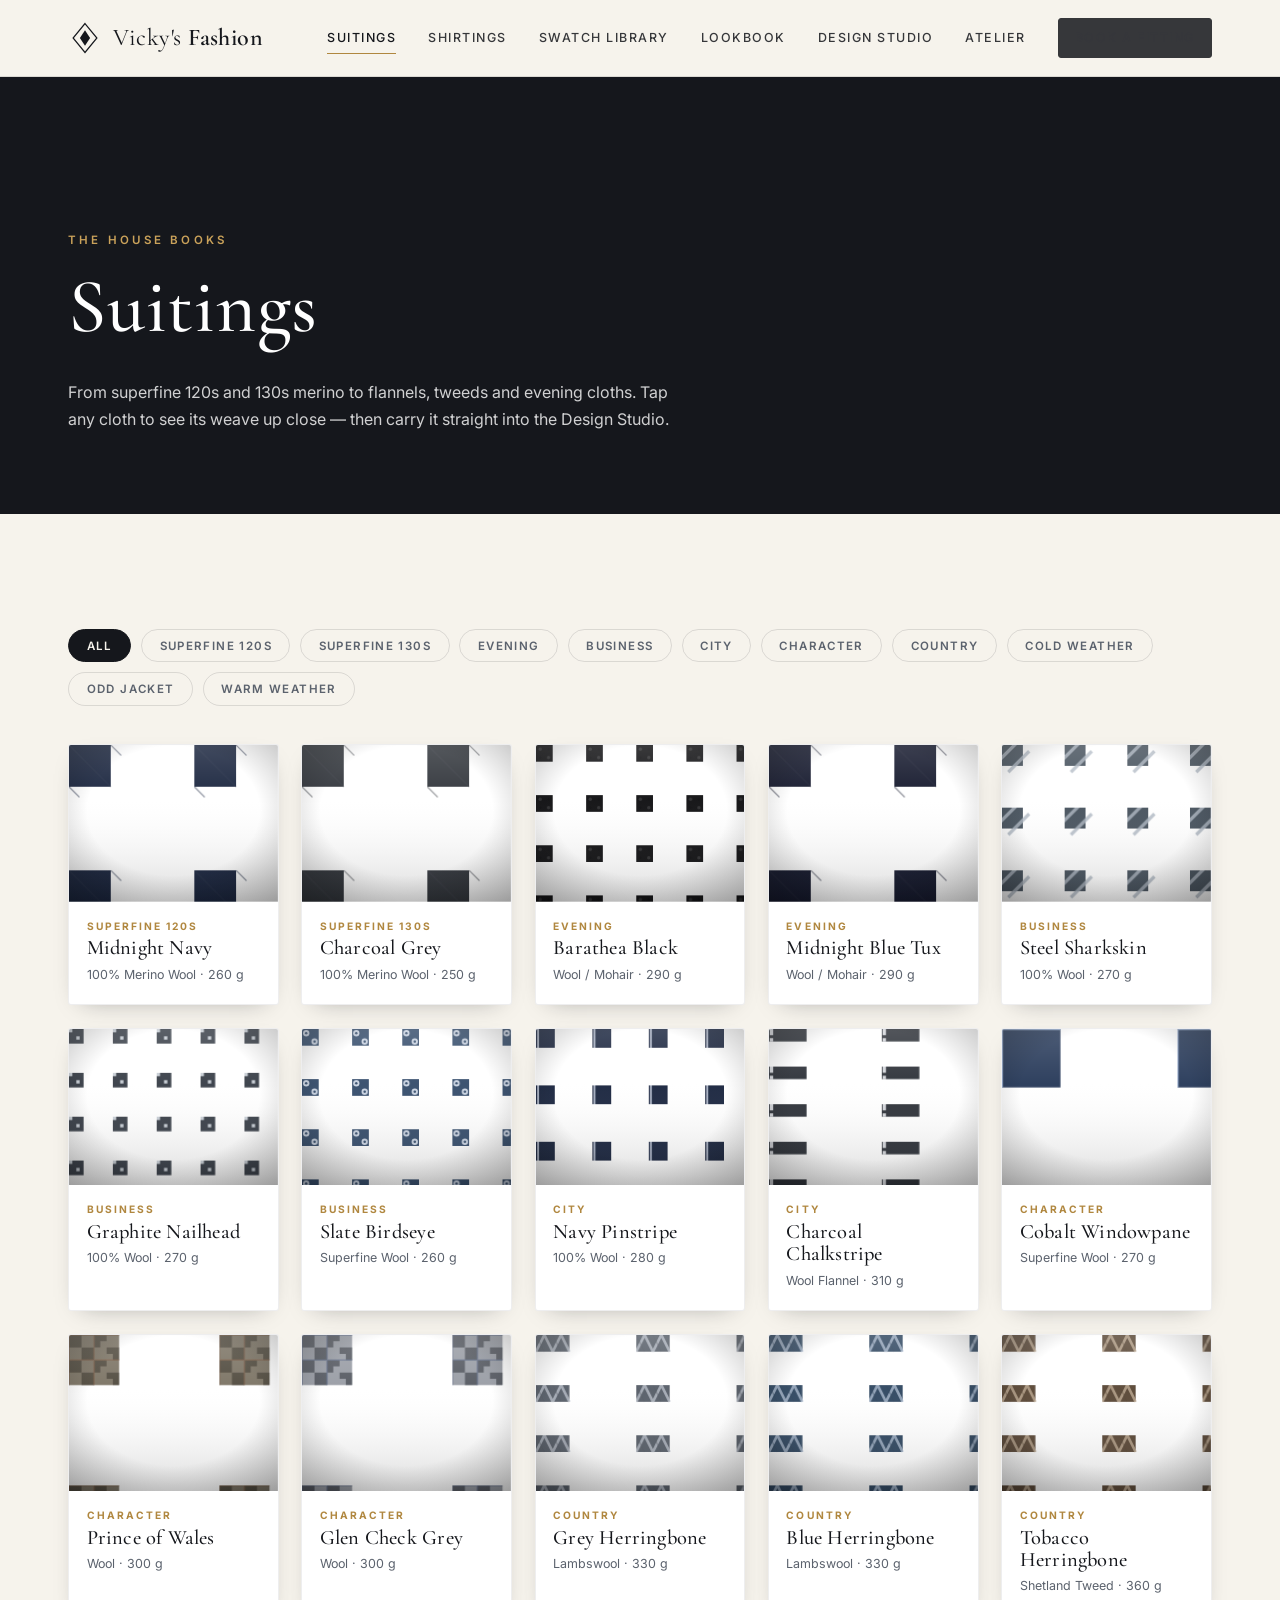
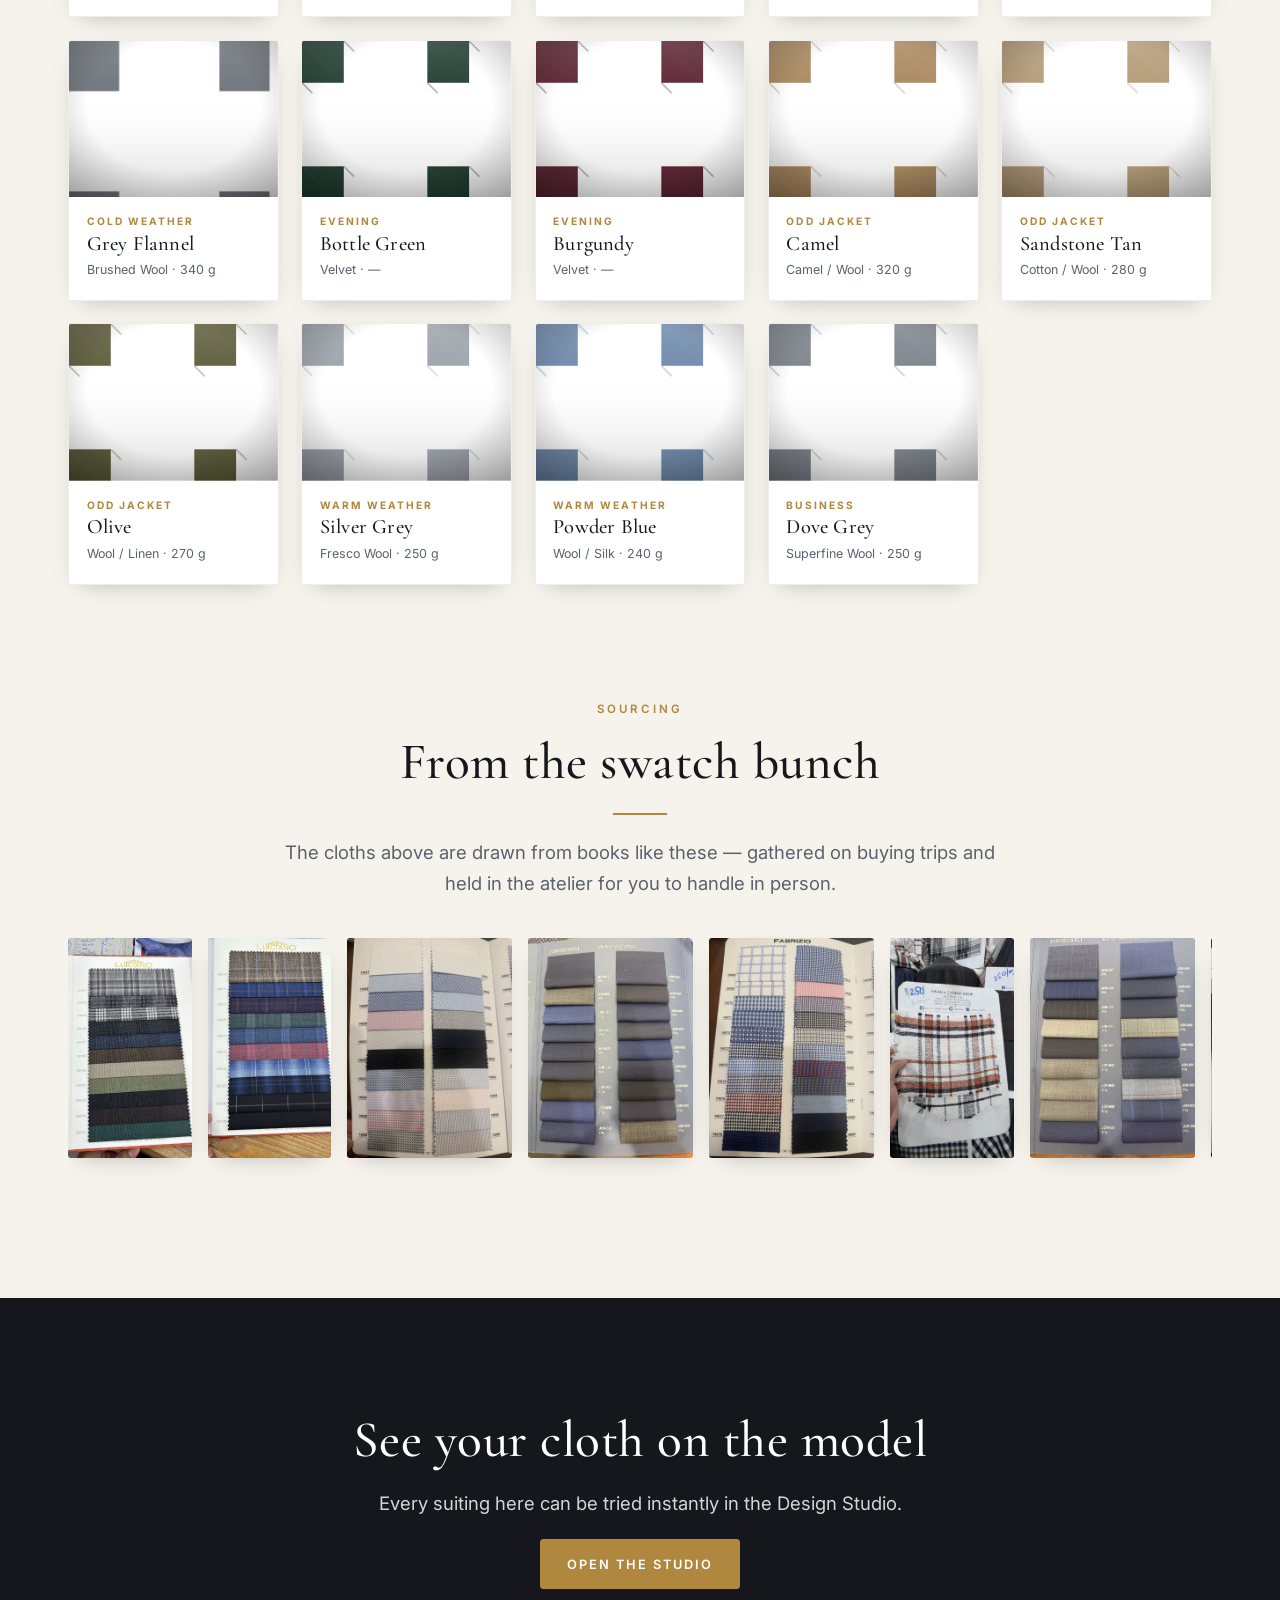
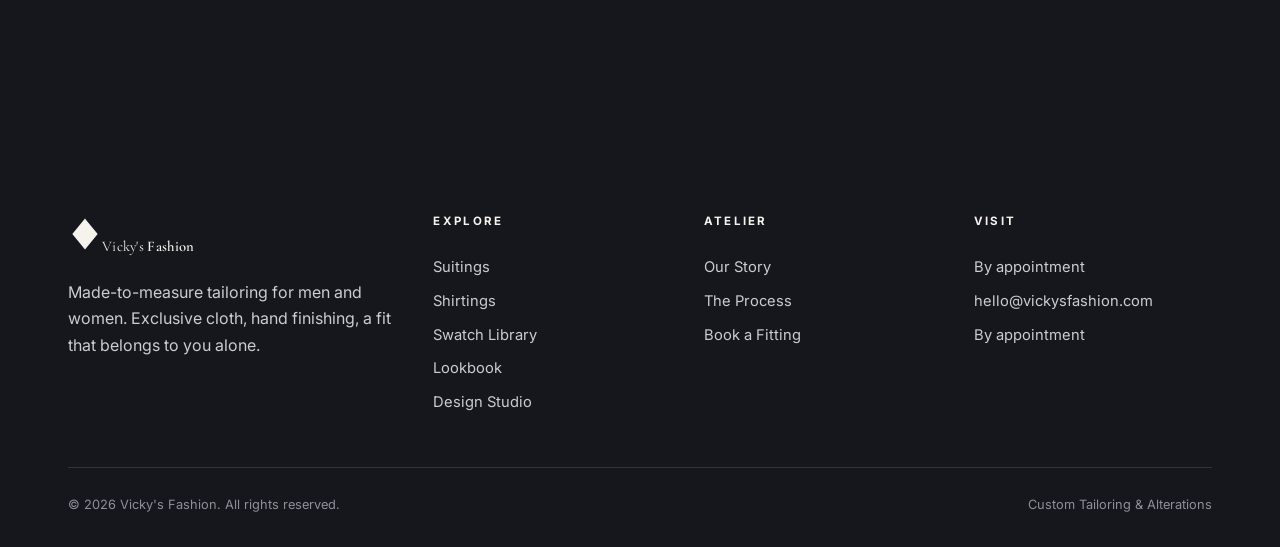
<file: fabrics-suits.html>
<!DOCTYPE html>
<html lang="en">
<head>
<meta charset="UTF-8"/>
<meta name="viewport" content="width=device-width, initial-scale=1"/>
<title>Suitings — Vicky's Fashion</title>
<meta name="description" content="Explore the house suiting books at Vicky's Fashion — superfine merino, flannels, tweeds, glen checks, windowpanes and evening cloths."/>
<link rel="preconnect" href="https://fonts.googleapis.com"><link rel="preconnect" href="https://fonts.gstatic.com" crossorigin>
<link href="https://fonts.googleapis.com/css2?family=Cormorant+Garamond:wght@400;500;600&family=Inter:wght@400;500;600&display=swap" rel="stylesheet">
<link rel="stylesheet" href="assets/css/style.css?v=20260809"/>
</head>
<body>
<header class="site-header solid">
  <div class="container bar">
    <a class="brand" href="index.html"><svg class="mark" viewBox="0 0 40 40" aria-hidden="true"><path d="M20 3 L34 20 L20 37 L6 20 Z" fill="none" stroke="currentColor" stroke-width="1.4"/><path d="M20 11 L26 20 L20 29 L14 20 Z" fill="currentColor"/></svg><span>Vicky's <b>Fashion</b></span></a>
    <button class="nav-toggle" aria-label="Menu"><span></span><span></span><span></span></button>
    <nav class="nav">
      <a href="fabrics-suits.html" class="active">Suitings</a>
      <a href="fabrics-shirts.html">Shirtings</a>
      <a href="swatches.html">Swatch Library</a>
      <a href="lookbook.html">Lookbook</a>
      <a href="studio.html">Design Studio</a>
      <a href="about.html">Atelier</a>
      <a class="btn btn--sm" href="contact.html">Book a Fitting</a>
    </nav>
  </div>
</header>

<section class="page-hero">
  <div class="container">
    <p class="eyebrow">The House Books</p>
    <h1>Suitings</h1>
    <p>From superfine 120s and 130s merino to flannels, tweeds and evening cloths. Tap any cloth to see its weave up close — then carry it straight into the Design Studio.</p>
  </div>
</section>

<section class="section">
  <div class="container">
    <div class="filters" data-filters></div>
    <div class="fabric-grid" data-fabric-grid data-source="suit"></div>
  </div>
</section>

<!-- Mills strip -->
<section class="section" style="padding-top:0">
  <div class="container">
    <div class="center"><p class="eyebrow reveal">Sourcing</p><h2 class="reveal">From the swatch bunch</h2><div class="divider reveal" style="margin-inline:auto"></div>
      <p class="lead reveal">The cloths above are drawn from books like these — gathered on buying trips and held in the atelier for you to handle in person.</p></div>
  </div>
  <div class="container" style="margin-top:2rem">
    <div class="mills-strip reveal">
      <img src="assets/img/mills/mill_01.jpg" alt="Suiting swatch book"><img src="assets/img/mills/mill_02.jpg" alt="Suiting swatch book">
      <img src="assets/img/mills/mill_03.jpg" alt="Suiting swatch book"><img src="assets/img/mills/mill_04.jpg" alt="Suiting swatch book">
      <img src="assets/img/mills/mill_05.jpg" alt="Suiting swatch book"><img src="assets/img/mills/mill_06.jpg" alt="Suiting swatch book">
      <img src="assets/img/mills/mill_07.jpg" alt="Suiting swatch book"><img src="assets/img/mills/mill_08.jpg" alt="Suiting swatch book">
      <img src="assets/img/mills/mill_09.jpg" alt="Suiting swatch book"><img src="assets/img/mills/mill_10.jpg" alt="Suiting swatch book">
      <img src="assets/img/mills/mill_11.jpg" alt="Suiting swatch book"><img src="assets/img/mills/mill_12.jpg" alt="Suiting swatch book">
    </div>
  </div>
</section>

<section class="section" style="background:var(--ink);color:var(--paper)">
  <div class="container center">
    <h2 class="reveal" style="color:#fff">See your cloth on the model</h2>
    <p class="lead reveal" style="color:rgba(255,255,255,.82)">Every suiting here can be tried instantly in the Design Studio.</p>
    <p class="reveal"><a class="btn btn--brass" href="studio.html">Open the Studio</a></p>
  </div>
</section>

<footer class="site-footer">
  <div class="container">
    <div class="cols">
      <div><a class="brand" href="index.html"><svg class="mark" viewBox="0 0 40 40" aria-hidden="true"><path d="M20 3 L34 20 L20 37 L6 20 Z" fill="none" stroke="currentColor" stroke-width="1.4"/><path d="M20 11 L26 20 L20 29 L14 20 Z" fill="currentColor"/></svg><span>Vicky's <b>Fashion</b></span></a><p style="max-width:34ch">Made-to-measure tailoring for men and women. Exclusive cloth, hand finishing, a fit that belongs to you alone.</p></div>
      <div><h5>Explore</h5><a href="fabrics-suits.html">Suitings</a><a href="fabrics-shirts.html">Shirtings</a><a href="swatches.html">Swatch Library</a><a href="lookbook.html">Lookbook</a><a href="studio.html">Design Studio</a></div>
      <div><h5>Atelier</h5><a href="about.html">Our Story</a><a href="about.html#process">The Process</a><a href="contact.html">Book a Fitting</a></div>
      <div><h5>Visit</h5><a href="#">By appointment</a><a href="mailto:hello@vickysfashion.com">hello@vickysfashion.com</a><a href="#">By appointment</a></div>
    </div>
    <div class="foot-bottom"><span>© <span data-year></span> Vicky's Fashion. All rights reserved.</span><span>Custom Tailoring &amp; Alterations</span></div>
  </div>
</footer>

<script src="assets/js/fabrics-data.js?v=20260809"></script>
<script src="assets/js/pattern.js?v=20260809"></script>
<script src="assets/js/site.js?v=20260809"></script>
</body>
</html>
</file>
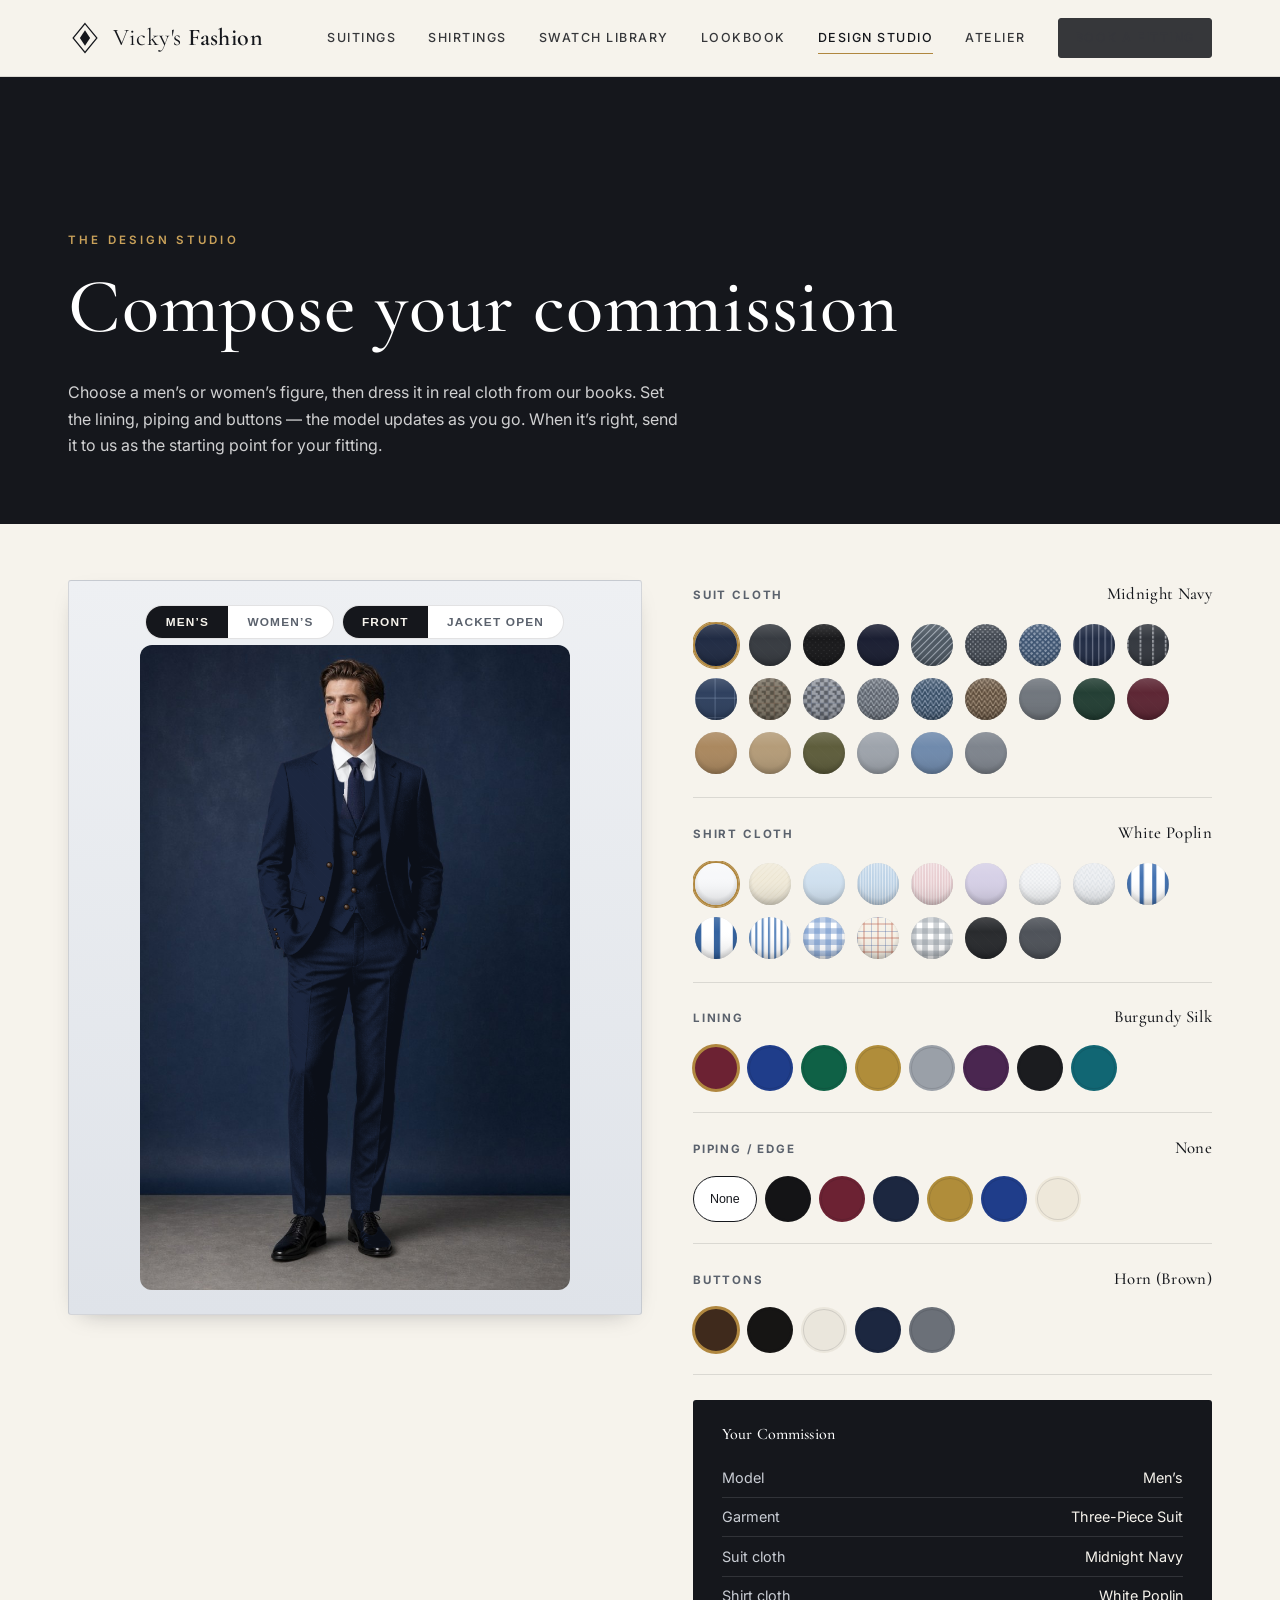
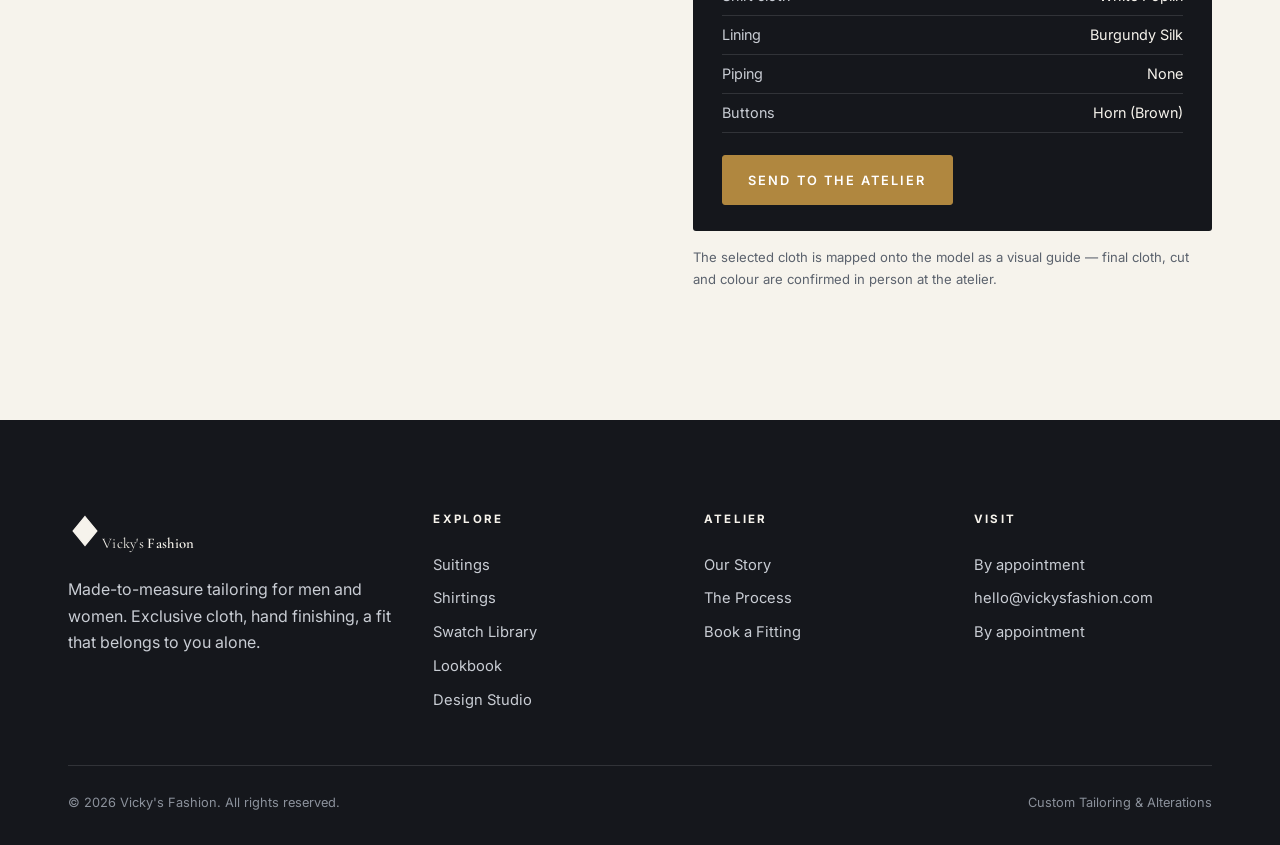
<file: studio.html>
<!DOCTYPE html>
<html lang="en">
<head>
<meta charset="UTF-8"/>
<meta name="viewport" content="width=device-width, initial-scale=1"/>
<title>Design Studio — Vicky's Fashion</title>
<meta name="description" content="Dress a men's or women's model in real cloth. Choose your suit and shirt fabrics, lining, piping and buttons and preview your commission live."/>
<link rel="preconnect" href="https://fonts.googleapis.com"><link rel="preconnect" href="https://fonts.gstatic.com" crossorigin>
<link href="https://fonts.googleapis.com/css2?family=Cormorant+Garamond:wght@400;500;600&family=Inter:wght@400;500;600&display=swap" rel="stylesheet">
<link rel="stylesheet" href="assets/css/style.css?v=20260809"/>
<style>.stage__toolbar{flex-wrap:wrap}.stage__toolbar .seg button{white-space:nowrap}</style>
</head>
<body>
<header class="site-header solid">
  <div class="container bar">
    <a class="brand" href="index.html"><svg class="mark" viewBox="0 0 40 40" aria-hidden="true"><path d="M20 3 L34 20 L20 37 L6 20 Z" fill="none" stroke="currentColor" stroke-width="1.4"/><path d="M20 11 L26 20 L20 29 L14 20 Z" fill="currentColor"/></svg><span>Vicky's <b>Fashion</b></span></a>
    <button class="nav-toggle" aria-label="Menu"><span></span><span></span><span></span></button>
    <nav class="nav">
      <a href="fabrics-suits.html">Suitings</a>
      <a href="fabrics-shirts.html">Shirtings</a>
      <a href="swatches.html">Swatch Library</a>
      <a href="lookbook.html">Lookbook</a>
      <a href="studio.html" class="active">Design Studio</a>
      <a href="about.html">Atelier</a>
      <a class="btn btn--sm" href="contact.html">Book a Fitting</a>
    </nav>
  </div>
</header>

<section class="page-hero" style="padding-bottom:clamp(2rem,4vw,3rem)">
  <div class="container">
    <p class="eyebrow">The Design Studio</p>
    <h1>Compose your commission</h1>
    <p>Choose a men’s or women’s figure, then dress it in real cloth from our books. Set the lining, piping and buttons — the model updates as you go. When it’s right, send it to us as the starting point for your fitting.</p>
  </div>
</section>

<section class="section" style="padding-top:clamp(2rem,5vw,3.5rem)">
  <div class="container">
    <div class="studio">
      <!-- STAGE -->
      <div class="stage">
        <div class="stage__toolbar">
          <div class="seg">
            <button data-gender="male" class="active">Men’s</button>
            <button data-gender="female">Women’s</button>
          </div>
          <div class="seg">
            <button data-look="front" class="active">Front</button>
            <button data-look="open">Jacket Open</button>
          </div>
        </div>
        <div data-stage></div>
      </div>

      <!-- CONTROLS -->
      <div>
        <div class="controls" data-controls></div>
        <div class="summary" data-summary>
          <h4>Your Commission</h4>
          <ul></ul>
          <a class="btn btn--brass" data-request href="contact.html">Send to the Atelier</a>
        </div>
        <p class="muted" style="font-size:.82rem;margin-top:1rem">The selected cloth is mapped onto the model as a visual guide — final cloth, cut and colour are confirmed in person at the atelier.</p>
      </div>
    </div>
  </div>
</section>

<footer class="site-footer">
  <div class="container">
    <div class="cols">
      <div><a class="brand" href="index.html"><svg class="mark" viewBox="0 0 40 40" aria-hidden="true"><path d="M20 3 L34 20 L20 37 L6 20 Z" fill="none" stroke="currentColor" stroke-width="1.4"/><path d="M20 11 L26 20 L20 29 L14 20 Z" fill="currentColor"/></svg><span>Vicky's <b>Fashion</b></span></a><p style="max-width:34ch">Made-to-measure tailoring for men and women. Exclusive cloth, hand finishing, a fit that belongs to you alone.</p></div>
      <div><h5>Explore</h5><a href="fabrics-suits.html">Suitings</a><a href="fabrics-shirts.html">Shirtings</a><a href="swatches.html">Swatch Library</a><a href="lookbook.html">Lookbook</a><a href="studio.html">Design Studio</a></div>
      <div><h5>Atelier</h5><a href="about.html">Our Story</a><a href="about.html#process">The Process</a><a href="contact.html">Book a Fitting</a></div>
      <div><h5>Visit</h5><a href="#">By appointment</a><a href="mailto:hello@vickysfashion.com">hello@vickysfashion.com</a><a href="#">By appointment</a></div>
    </div>
    <div class="foot-bottom"><span>© <span data-year></span> Vicky's Fashion. All rights reserved.</span><span>Custom Tailoring &amp; Alterations</span></div>
  </div>
</footer>

<script src="assets/js/fabrics-data.js?v=20260809"></script>
<script src="assets/js/pattern.js?v=20260809"></script>
<script src="assets/js/studio.js?v=20260809c"></script>
<script src="assets/js/site.js?v=20260809"></script>
</body>
</html>
</file>
<file: assets/css/style.css>
/* ==========================================================================
   VICKY'S FASHION — Design System
   Ink & ivory with an antique-brass accent. Editorial, restrained, tactile.
   ========================================================================== */
:root{
  --ink:#15171c;         /* near-black */
  --ink-2:#20242c;
  --charcoal:#2b303a;
  --slate:#5b626d;
  --smoke:#8b919b;
  --mist:#c9cdd4;
  --paper:#f6f3ec;       /* warm ivory */
  --paper-2:#efe9dd;
  --card:#ffffff;
  --brass:#b0873f;       /* antique brass accent */
  --brass-2:#caa25a;
  --line:rgba(21,23,28,.12);
  --line-soft:rgba(21,23,28,.07);
  --shadow:0 18px 50px -22px rgba(21,23,28,.45);
  --shadow-sm:0 8px 24px -14px rgba(21,23,28,.4);
  --serif:"Cormorant Garamond",Georgia,"Times New Roman",serif;
  --sans:"Inter","Helvetica Neue",Arial,system-ui,sans-serif;
  --maxw:1240px;
  --r:3px;
}

*{box-sizing:border-box}
html{scroll-behavior:smooth}
body{
  margin:0;background:var(--paper);color:var(--ink);
  font-family:var(--sans);font-size:16px;line-height:1.65;
  -webkit-font-smoothing:antialiased;text-rendering:optimizeLegibility;
}
img{max-width:100%;display:block}
a{color:inherit;text-decoration:none}
h1,h2,h3,h4{font-family:var(--serif);font-weight:500;line-height:1.08;margin:0 0 .4em;letter-spacing:.01em}
h1{font-size:clamp(2.6rem,6vw,5rem)}
h2{font-size:clamp(2rem,4vw,3.2rem)}
h3{font-size:clamp(1.4rem,2.4vw,2rem)}
p{margin:0 0 1.1em}
.eyebrow{font-family:var(--sans);font-size:.72rem;font-weight:600;letter-spacing:.28em;text-transform:uppercase;color:var(--brass);margin:0 0 1rem}
.lead{font-size:1.16rem;color:var(--slate);max-width:60ch}
.container{max-width:var(--maxw);margin:0 auto;padding:0 clamp(1.2rem,4vw,3rem)}
.section{padding:clamp(4rem,9vw,8rem) 0}
.center{text-align:center}
.center .lead{margin-inline:auto}
.muted{color:var(--slate)}
.divider{width:54px;height:2px;background:var(--brass);margin:1.4rem 0}
.center .divider{margin-inline:auto}

/* ---------- Buttons ---------- */
.btn{display:inline-flex;align-items:center;gap:.6em;font-family:var(--sans);font-size:.8rem;font-weight:600;
  letter-spacing:.16em;text-transform:uppercase;padding:1.05em 2em;border:1px solid var(--ink);
  background:var(--ink);color:var(--paper);cursor:pointer;transition:.35s ease;border-radius:var(--r)}
.btn:hover{background:transparent;color:var(--ink)}
.btn--ghost{background:transparent;color:var(--ink)}
.btn--ghost:hover{background:var(--ink);color:var(--paper)}
.btn--brass{background:var(--brass);border-color:var(--brass);color:#fff}
.btn--brass:hover{background:transparent;color:var(--brass)}
.btn--light{border-color:var(--paper);background:transparent;color:var(--paper)}
.btn--light:hover{background:var(--paper);color:var(--ink)}
.btn--sm{padding:.7em 1.3em;font-size:.72rem}

/* ---------- Header / nav ---------- */
.site-header{position:fixed;top:0;left:0;right:0;z-index:100;transition:.4s ease;
  border-bottom:1px solid transparent}
.site-header .bar{display:flex;align-items:center;justify-content:space-between;height:76px}
.brand{display:flex;align-items:center;gap:.7rem;font-family:var(--serif);font-size:1.5rem;letter-spacing:.02em;color:var(--paper);transition:color .4s}
.brand .mark{width:34px;height:34px;flex:none}
.brand b{font-weight:600}
.nav{display:flex;align-items:center;gap:2rem}
.nav a{font-size:.78rem;font-weight:500;letter-spacing:.12em;text-transform:uppercase;color:var(--paper);opacity:.85;transition:.25s;position:relative}
.nav a::after{content:"";position:absolute;left:0;bottom:-6px;width:0;height:1px;background:var(--brass);transition:.3s}
.nav a:hover,.nav a.active{opacity:1}
.nav a:hover::after,.nav a.active::after{width:100%}
.nav .btn{color:var(--paper)}
.site-header.scrolled{background:var(--paper);border-color:var(--line);backdrop-filter:saturate(1.2) blur(6px)}
.site-header.scrolled .brand,.site-header.scrolled .nav a{color:var(--ink)}
.site-header.scrolled .nav .btn{color:var(--paper)}
/* solid header variant for interior pages */
.site-header.solid{background:var(--paper);border-color:var(--line);position:sticky}
.site-header.solid .brand,.site-header.solid .nav a{color:var(--ink)}
.nav-toggle{display:none;background:none;border:0;cursor:pointer;width:30px;height:22px;position:relative}
.nav-toggle span{position:absolute;left:0;height:2px;width:100%;background:var(--paper);transition:.3s}
.site-header.scrolled .nav-toggle span,.site-header.solid .nav-toggle span{background:var(--ink)}
.nav-toggle span:nth-child(1){top:0}.nav-toggle span:nth-child(2){top:10px}.nav-toggle span:nth-child(3){top:20px}

/* ---------- Hero ---------- */
.hero{position:relative;min-height:100vh;display:flex;align-items:flex-end;color:var(--paper);overflow:hidden}
.hero__bg{position:absolute;inset:0;z-index:-2}
.hero__bg img{width:100%;height:100%;object-fit:cover;object-position:center 22%}
.hero::after{content:"";position:absolute;inset:0;z-index:-1;
  background:linear-gradient(180deg,rgba(15,17,22,.55) 0%,rgba(15,17,22,.15) 40%,rgba(15,17,22,.82) 100%)}
.hero__inner{padding-bottom:clamp(3rem,8vw,7rem);max-width:760px}
.hero h1{color:#fff;margin-bottom:.2em}
.hero .lead{color:rgba(255,255,255,.9)}
.hero__cta{display:flex;gap:1rem;flex-wrap:wrap;margin-top:2rem}
.scroll-hint{position:absolute;bottom:1.6rem;left:50%;transform:translateX(-50%);z-index:2;
  font-size:.66rem;letter-spacing:.25em;text-transform:uppercase;color:rgba(255,255,255,.7);display:flex;flex-direction:column;align-items:center;gap:.5rem}
.scroll-hint::after{content:"";width:1px;height:38px;background:rgba(255,255,255,.5);animation:pulse 2s infinite}
@keyframes pulse{0%,100%{opacity:.2;transform:scaleY(.6)}50%{opacity:1;transform:scaleY(1)}}

/* ---------- Page hero (interior) ---------- */
.page-hero{padding:clamp(7rem,12vw,10rem) 0 clamp(2.5rem,5vw,4rem);background:var(--ink);color:var(--paper)}
.page-hero .eyebrow{color:var(--brass-2)}
.page-hero h1{color:#fff}
.page-hero p{color:rgba(255,255,255,.8);max-width:62ch}

/* ---------- Feature rows ---------- */
.split{display:grid;grid-template-columns:1fr 1fr;gap:clamp(2rem,5vw,5rem);align-items:center}
.split.reverse .split__media{order:2}
.split__media{position:relative}
.split__media img{width:100%;height:100%;object-fit:cover;border-radius:var(--r);box-shadow:var(--shadow)}
.split__media .tag{position:absolute;bottom:1rem;left:1rem;background:rgba(21,23,28,.82);color:var(--paper);
  font-size:.68rem;letter-spacing:.18em;text-transform:uppercase;padding:.5rem .9rem;border-radius:2px}

/* ---------- Stat strip ---------- */
.stats{display:grid;grid-template-columns:repeat(4,1fr);gap:2rem;border-top:1px solid var(--line);border-bottom:1px solid var(--line);padding:2.4rem 0}
.stat{text-align:center}
.stat b{display:block;font-family:var(--serif);font-size:2.6rem;color:var(--ink);line-height:1}
.stat span{font-size:.72rem;letter-spacing:.18em;text-transform:uppercase;color:var(--slate)}

/* ---------- Cards / process ---------- */
.cards{display:grid;grid-template-columns:repeat(3,1fr);gap:1.6rem}
.card{background:var(--card);border:1px solid var(--line-soft);border-radius:var(--r);padding:2.2rem 2rem;transition:.35s;box-shadow:var(--shadow-sm)}
.card:hover{transform:translateY(-5px);box-shadow:var(--shadow)}
.card .num{font-family:var(--serif);font-size:1.1rem;color:var(--brass);border:1px solid var(--brass);width:44px;height:44px;display:flex;align-items:center;justify-content:center;border-radius:50%;margin-bottom:1.2rem}
.card h3{font-size:1.35rem}

/* ---------- Fabric catalogue ---------- */
.filters{display:flex;flex-wrap:wrap;gap:.6rem;margin:0 0 2.4rem;align-items:center}
.filters .chip{font-size:.72rem;letter-spacing:.12em;text-transform:uppercase;padding:.55rem 1.1rem;border:1px solid var(--line);
  background:transparent;color:var(--slate);cursor:pointer;border-radius:100px;transition:.25s;font-weight:600;font-family:var(--sans)}
.filters .chip:hover{border-color:var(--ink);color:var(--ink)}
.filters .chip.active{background:var(--ink);color:var(--paper);border-color:var(--ink)}
.filters .count{margin-left:auto;font-size:.78rem;color:var(--smoke)}
.fabric-grid{display:grid;grid-template-columns:repeat(auto-fill,minmax(210px,1fr));gap:1.4rem}
.fabric{background:var(--card);border:1px solid var(--line-soft);border-radius:var(--r);overflow:hidden;cursor:pointer;transition:.35s;box-shadow:var(--shadow-sm)}
.fabric:hover{transform:translateY(-4px);box-shadow:var(--shadow)}
.fabric .swatch{aspect-ratio:4/3;position:relative;overflow:hidden}
.fabric .swatch svg{position:absolute;inset:0;width:100%;height:100%}
.fabric .meta{padding:1rem 1.1rem 1.2rem}
.fabric .meta .coll{font-size:.64rem;letter-spacing:.2em;text-transform:uppercase;color:var(--brass);font-weight:700}
.fabric .meta h4{font-family:var(--serif);font-size:1.28rem;margin:.15rem 0 .35rem}
.fabric .meta .spec{font-size:.78rem;color:var(--slate)}

/* ---------- Modal ---------- */
.modal{position:fixed;inset:0;z-index:200;display:none;align-items:center;justify-content:center;padding:1.5rem;
  background:rgba(15,17,22,.72);backdrop-filter:blur(4px)}
.modal.open{display:flex}
.modal__card{background:var(--paper);max-width:820px;width:100%;border-radius:var(--r);overflow:hidden;display:grid;grid-template-columns:1.1fr 1fr;box-shadow:var(--shadow);animation:pop .35s ease}
@keyframes pop{from{transform:translateY(16px);opacity:0}to{transform:none;opacity:1}}
.modal__swatch{position:relative;min-height:340px}
.modal__swatch svg{position:absolute;inset:0;width:100%;height:100%}
.modal__body{padding:2.4rem}
.modal__body .coll{font-size:.66rem;letter-spacing:.2em;text-transform:uppercase;color:var(--brass);font-weight:700}
.modal__body h3{margin:.2rem 0 .3rem}
.modal__spec{list-style:none;padding:0;margin:1.4rem 0;border-top:1px solid var(--line)}
.modal__spec li{display:flex;justify-content:space-between;padding:.7rem 0;border-bottom:1px solid var(--line);font-size:.9rem}
.modal__spec li span:first-child{color:var(--slate)}
.modal__close{position:absolute;top:1rem;right:1rem;z-index:2;background:rgba(255,255,255,.9);border:0;width:38px;height:38px;border-radius:50%;font-size:1.2rem;cursor:pointer;line-height:1}

/* ---------- Lookbook ---------- */
.masonry{columns:3;column-gap:1.2rem}
.masonry .shot{break-inside:avoid;margin-bottom:1.2rem;position:relative;overflow:hidden;border-radius:var(--r);cursor:pointer;box-shadow:var(--shadow-sm)}
.masonry .shot img{width:100%;transition:transform .6s ease}
.masonry .shot:hover img{transform:scale(1.04)}
.masonry .shot .cap{position:absolute;inset:auto 0 0 0;padding:1.6rem 1rem .9rem;color:#fff;font-size:.78rem;letter-spacing:.06em;
  background:linear-gradient(180deg,transparent,rgba(15,17,22,.8));opacity:0;transition:.35s}
.masonry .shot:hover .cap{opacity:1}
.lightbox{position:fixed;inset:0;z-index:300;display:none;align-items:center;justify-content:center;background:rgba(10,11,14,.92);padding:2rem}
.lightbox.open{display:flex}
.lightbox img{max-width:92vw;max-height:88vh;border-radius:2px;box-shadow:var(--shadow)}
.lightbox .lb-close,.lightbox .lb-nav{position:absolute;background:rgba(255,255,255,.1);border:1px solid rgba(255,255,255,.25);color:#fff;cursor:pointer;border-radius:50%;width:52px;height:52px;font-size:1.4rem;display:flex;align-items:center;justify-content:center;transition:.25s}
.lightbox .lb-close:hover,.lightbox .lb-nav:hover{background:rgba(255,255,255,.22)}
.lightbox .lb-close{top:1.4rem;right:1.4rem}
.lightbox .lb-prev{left:1.4rem;top:50%;transform:translateY(-50%)}
.lightbox .lb-next{right:1.4rem;top:50%;transform:translateY(-50%)}

/* ---------- Mills strip ---------- */
.mills-strip{display:flex;gap:1rem;overflow-x:auto;padding:.5rem 0 1.5rem;scroll-snap-type:x mandatory}
.mills-strip img{height:220px;width:auto;border-radius:var(--r);scroll-snap-align:start;flex:none;object-fit:cover;box-shadow:var(--shadow-sm)}

/* ---------- Design Studio ---------- */
.studio{display:grid;grid-template-columns:1.05fr .95fr;gap:clamp(1.5rem,4vw,3.5rem);align-items:start}
.stage{position:sticky;top:96px;background:linear-gradient(180deg,#eef0f3,#dfe3e9);border:1px solid var(--line);border-radius:var(--r);
  padding:1.5rem;display:flex;flex-direction:column;align-items:center;box-shadow:var(--shadow-sm)}
.stage svg{width:100%;max-width:400px;height:auto}
.stage__toolbar{display:flex;gap:.5rem;margin-bottom:.4rem;align-self:stretch;justify-content:center}
.seg{display:inline-flex;border:1px solid var(--line);border-radius:100px;overflow:hidden;background:#fff}
.seg button{border:0;background:transparent;padding:.55rem 1.2rem;font-size:.74rem;font-weight:600;letter-spacing:.1em;text-transform:uppercase;cursor:pointer;color:var(--slate)}
.seg button.active{background:var(--ink);color:var(--paper)}

.controls .group{border-bottom:1px solid var(--line);padding:1.3rem 0}
.controls .group:first-child{padding-top:0}
.controls .group > label{display:flex;justify-content:space-between;align-items:baseline;font-size:.72rem;letter-spacing:.16em;text-transform:uppercase;color:var(--slate);font-weight:700;margin-bottom:.9rem}
.controls .group > label .val{color:var(--ink);letter-spacing:.02em;text-transform:none;font-family:var(--serif);font-size:1.05rem;font-weight:500}
.opt-row{display:flex;flex-wrap:wrap;gap:.5rem}
.swatch-btn{width:46px;height:46px;border-radius:50%;border:2px solid transparent;box-shadow:0 0 0 1px var(--line) inset;cursor:pointer;position:relative;overflow:hidden;transition:.2s;padding:0;background:none}
.swatch-btn svg{position:absolute;inset:0;width:100%;height:100%}
.swatch-btn.active{border-color:var(--brass);box-shadow:0 0 0 1px var(--brass)}
.swatch-btn.color{}
.chip-btn{border:1px solid var(--line);background:#fff;border-radius:100px;padding:.5rem 1rem;font-size:.78rem;cursor:pointer;transition:.2s;display:flex;align-items:center;gap:.5rem;color:var(--slate);font-weight:500}
.chip-btn .dot{width:14px;height:14px;border-radius:50%;box-shadow:0 0 0 1px rgba(0,0,0,.15) inset}
.chip-btn.active{border-color:var(--ink);color:var(--ink)}
.fab-scroll{max-height:210px;overflow-y:auto;padding-right:.4rem;margin-right:-.4rem}
.fab-scroll::-webkit-scrollbar{width:6px}.fab-scroll::-webkit-scrollbar-thumb{background:var(--mist);border-radius:10px}
.summary{background:var(--ink);color:var(--paper);border-radius:var(--r);padding:1.6rem 1.8rem;margin-top:1.6rem}
.summary h4{color:#fff;margin-bottom:1rem}
.summary ul{list-style:none;padding:0;margin:0 0 1.4rem}
.summary li{display:flex;justify-content:space-between;font-size:.9rem;padding:.45rem 0;border-bottom:1px solid rgba(255,255,255,.12)}
.summary li span:first-child{color:var(--mist)}

/* ---------- Contact ---------- */
.form{display:grid;gap:1.1rem}
.form .row{display:grid;grid-template-columns:1fr 1fr;gap:1.1rem}
.field label{display:block;font-size:.72rem;letter-spacing:.14em;text-transform:uppercase;color:var(--slate);margin-bottom:.4rem;font-weight:600}
.field input,.field textarea,.field select{width:100%;padding:.9rem 1rem;border:1px solid var(--line);background:#fff;font-family:var(--sans);font-size:.95rem;border-radius:var(--r);color:var(--ink)}
.field textarea{min-height:130px;resize:vertical}
.field input:focus,.field textarea:focus,.field select:focus{outline:none;border-color:var(--brass)}
.info-list{list-style:none;padding:0;margin:0}
.info-list li{padding:1.1rem 0;border-bottom:1px solid var(--line)}
.info-list .k{font-size:.7rem;letter-spacing:.18em;text-transform:uppercase;color:var(--brass);font-weight:700}
.info-list .v{font-size:1.05rem;color:var(--ink)}

/* ---------- Footer ---------- */
.site-footer{background:var(--ink);color:var(--mist);padding:clamp(3.5rem,7vw,6rem) 0 2rem}
.site-footer .cols{display:grid;grid-template-columns:1.4fr 1fr 1fr 1fr;gap:2rem}
.site-footer h5{font-family:var(--sans);font-size:.72rem;letter-spacing:.2em;text-transform:uppercase;color:var(--paper);margin:0 0 1.2rem}
.site-footer a{display:block;padding:.3rem 0;color:var(--mist);font-size:.92rem;transition:.2s}
.site-footer a:hover{color:var(--brass-2)}
.site-footer .brand{color:var(--paper);margin-bottom:1rem}
.site-footer .brand .mark path{fill:var(--paper)}
.foot-bottom{display:flex;justify-content:space-between;flex-wrap:wrap;gap:1rem;border-top:1px solid rgba(255,255,255,.12);margin-top:3rem;padding-top:1.6rem;font-size:.8rem;color:var(--smoke)}

/* ---------- Reveal on scroll ---------- */
.reveal{opacity:0;transform:translateY(26px);transition:opacity .8s ease,transform .8s ease}
.reveal.in{opacity:1;transform:none}

/* ---------- Responsive ---------- */
@media (max-width:960px){
  .nav{position:fixed;inset:76px 0 auto 0;background:var(--paper);flex-direction:column;gap:0;padding:1rem 0;
    border-bottom:1px solid var(--line);transform:translateY(-120%);transition:.4s;box-shadow:var(--shadow)}
  .nav.open{transform:none}
  .nav a{color:var(--ink);opacity:1;padding:1rem 2rem;width:100%;text-align:center}
  .nav .btn{margin:.5rem auto}
  .nav-toggle{display:block}
  .split{grid-template-columns:1fr}
  .split.reverse .split__media{order:0}
  .cards{grid-template-columns:1fr}
  .stats{grid-template-columns:repeat(2,1fr);gap:1.6rem}
  .masonry{columns:2}
  .studio{grid-template-columns:1fr}
  .stage{position:relative;top:0}
  .modal__card{grid-template-columns:1fr}
  .site-footer .cols{grid-template-columns:1fr 1fr}
}
@media (max-width:560px){
  .masonry{columns:1}
  .form .row{grid-template-columns:1fr}
  .site-footer .cols{grid-template-columns:1fr}
  .hero__cta{flex-direction:column}
  .hero__cta .btn{width:100%;justify-content:center}
}
</file>
